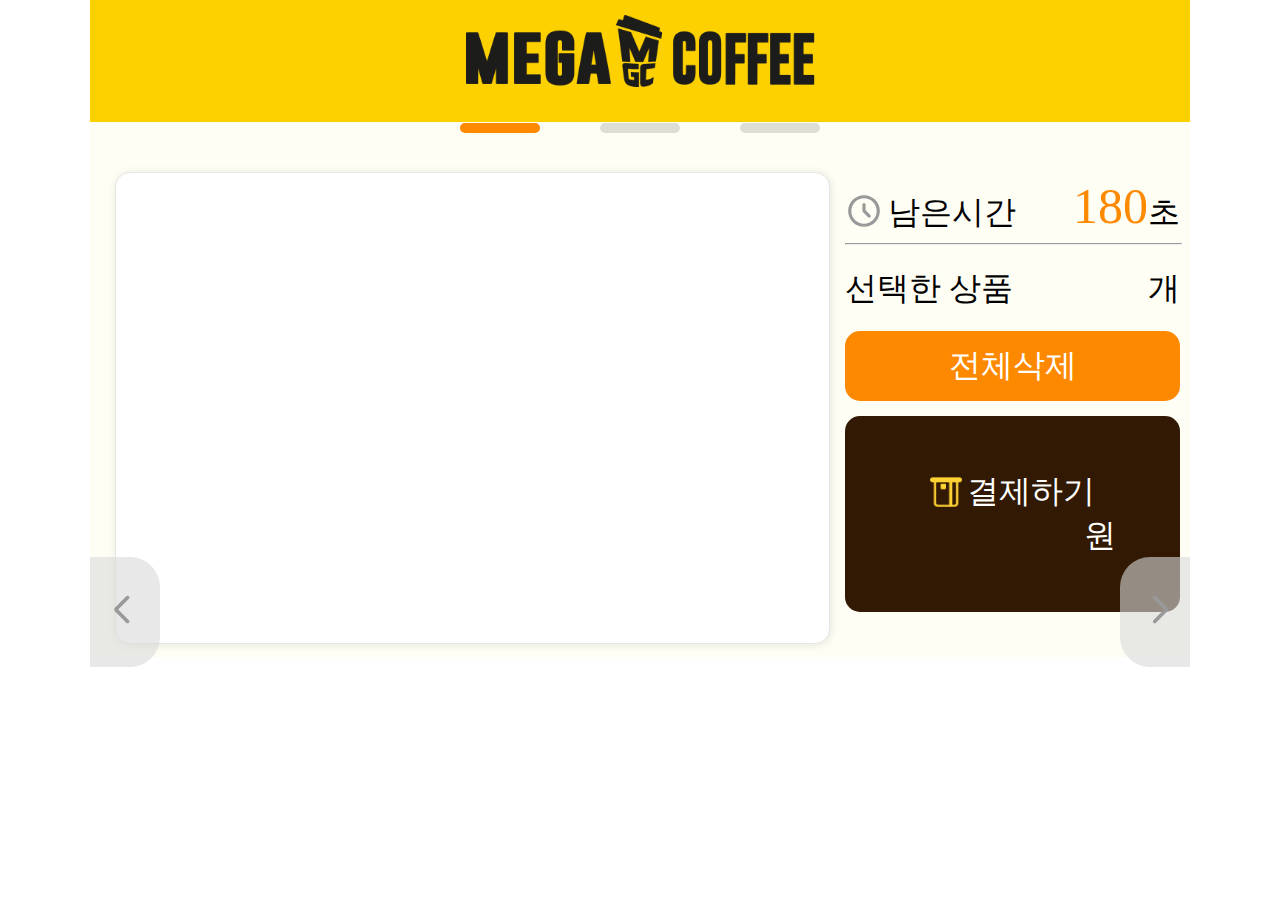
<file: pj/kiosk/index.html>
<!DOCTYPE html>
<html lang="ko">
  <head>
    <meta charset="UTF-8" />
    <meta name="viewport" content="width=device-width, initial-scale=1.0" />
    <title>메가커피</title>
    <link rel="stylesheet" href="./styles/common.css" />
    <link rel="stylesheet" href="./styles/main.css" />
    <link rel="preconnect" href="https://fonts.googleapis.com">
<link rel="preconnect" href="https://fonts.gstatic.com" crossorigin>
<link href="https://fonts.googleapis.com/css2?family=Nanum+Gothic:wght@400;700;800&display=swap" rel="stylesheet">
    <script
      src="https://code.jquery.com/jquery-3.7.1.min.js"
      integrity="sha256-/JqT3SQfawRcv/BIHPThkBvs0OEvtFFmqPF/lYI/Cxo="
      crossorigin="anonymous"
    ></script>
    <script src="./js/menu.js"></script>
    <script src="./js/layout.js"></script>
    <script src="./js/order.js"></script>
    <script src="./js/pagination.js"></script>
  </head>

  <body>
    <div id="container">
      <div class="header">
        <div class="gnb">
          <h1><img src="./imgs/logo.png" alt="megacoffee" /></h1>
        </div>
        <ul class="tab-nav"></ul>
      </div>
      <div class="cont-wrap"></div>
      <div class="mega_modal">
          <div class="modal">
            <div class="mega_logo"><img src="./imgs/logo2.png" alt="" /></div>
            <div class="mega_form">
              <div class="modal_cont">
                <span>같은 메뉴가 이미 담겨 있습니다.</span>
              </div>
              <a href="#" class="confirm">확인</a>
            </div>
          </div>
    </div>
    <div class="backcolor">
        <section class="section-color"></section>
    </div>
    <div class="pagination-container">
        <div class="prev-btn-wrap">
          <button type="button" class="prev-button prev-next-btn">
            <img src="./imgs/icon/back.svg" alt="">
          </button>
        </div>
        <div class="next-btn-wrap">
          <button type="button" class="next-button prev-next-btn">
            <img src="./imgs/icon/next.svg" alt="">
          </button>
      </div>
    </div>
    <div>
      <ul class="page-numbers">
        <li class="page-circle btn-active"></li>
        <li class="page-circle"></li>
        <li class="page-circle"></li>
      </ul>
    </div>
    <div class="order-area">
      <div class="main-menu"></div>
      <div class="main-right">
        <div class="right-top">
          <div class="remaining-time">
            <p><img src="./imgs/icon/time.svg" alt="timer" >남은시간</p>
            <p><span class="timer">180</span>초</p></div>
          <hr> 
          <div class="total-quantity"><p>선택한 상품</p><p><span class="quantity"></span>개</p></div>
          
        </div> <!-- right-top -->
        <div class="btn-clear">
          <a href="#">
            <p>전체삭제</p>
          </a></div> <!-- btn-clear -->
        <div class="btn-payment">
          <a href="#">
              <div class="payment">
                <img src="./imgs/payment.png" alt="payment">
                <span class="payment-text">결제하기</span>
              </div>
              <div class="text-container">
                  <span class="total-amount"></span><p>원</p>
              </div>
          </a>
      </div>
    </div> <!-- order-area -->
    <div class="timeout_modal">
      <div class="modal">
        <div class="mega_logo">
          <img src="./imgs/logo2.png" alt="" />
        </div>
        <div class="mega_form">
          <div class="modal_content">
            <span>주문시간이 만료되었습니다.</span>
            <a href="#" class="confirm">확인</a>
          </div>
        </div>
      </div>
    </div>
  </body>
</html>
</file>
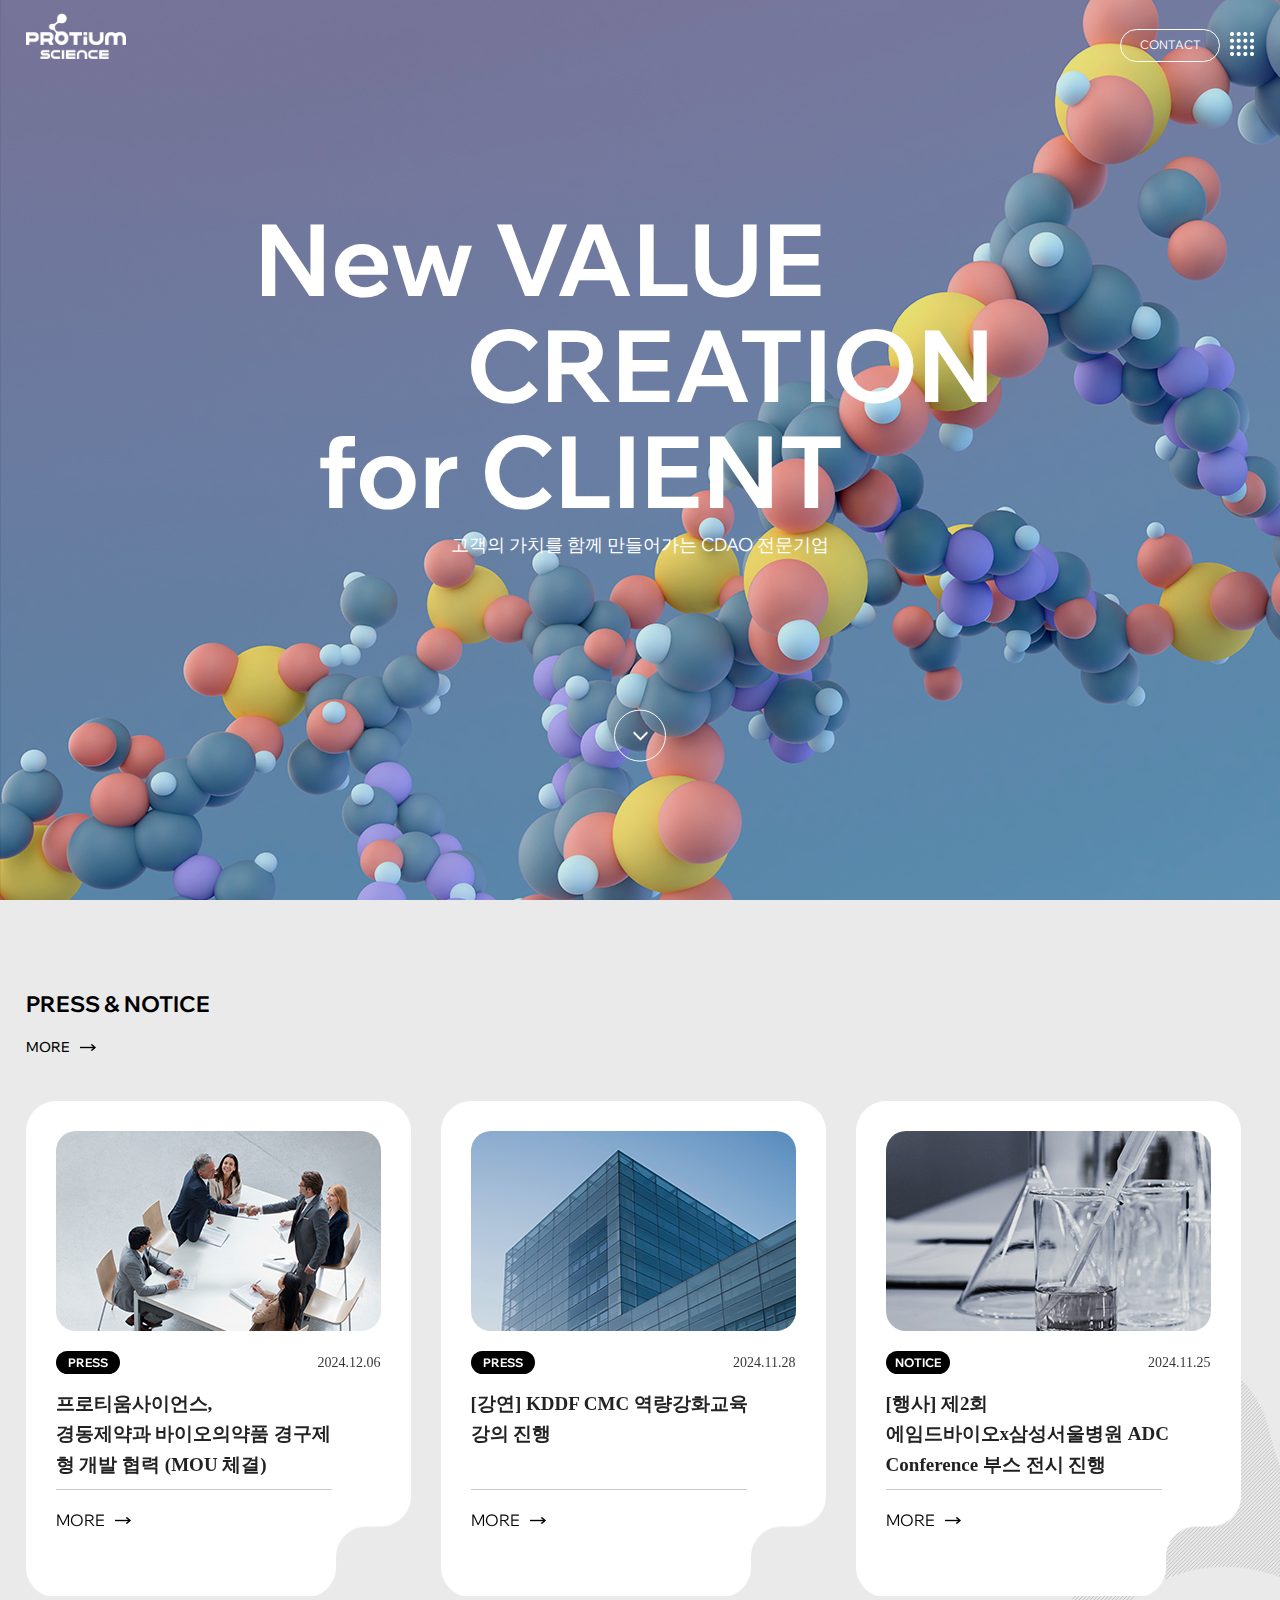
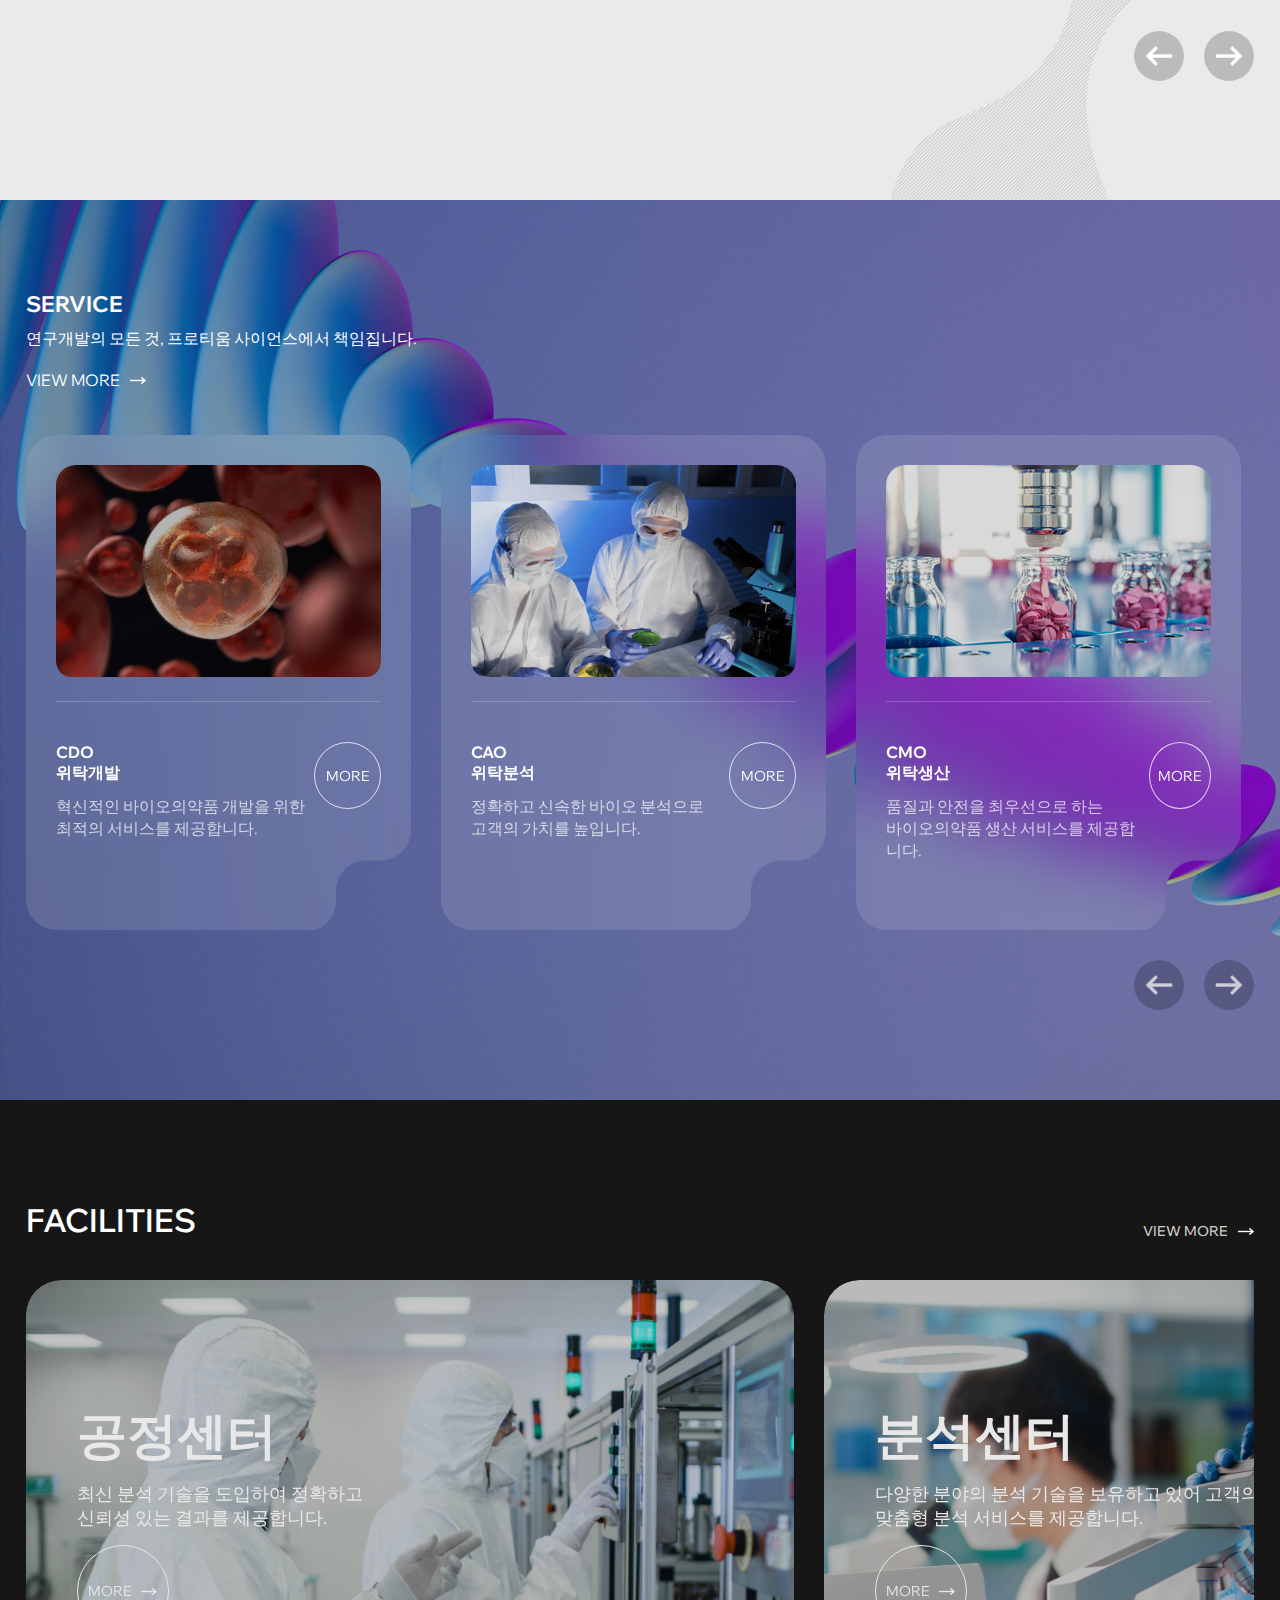
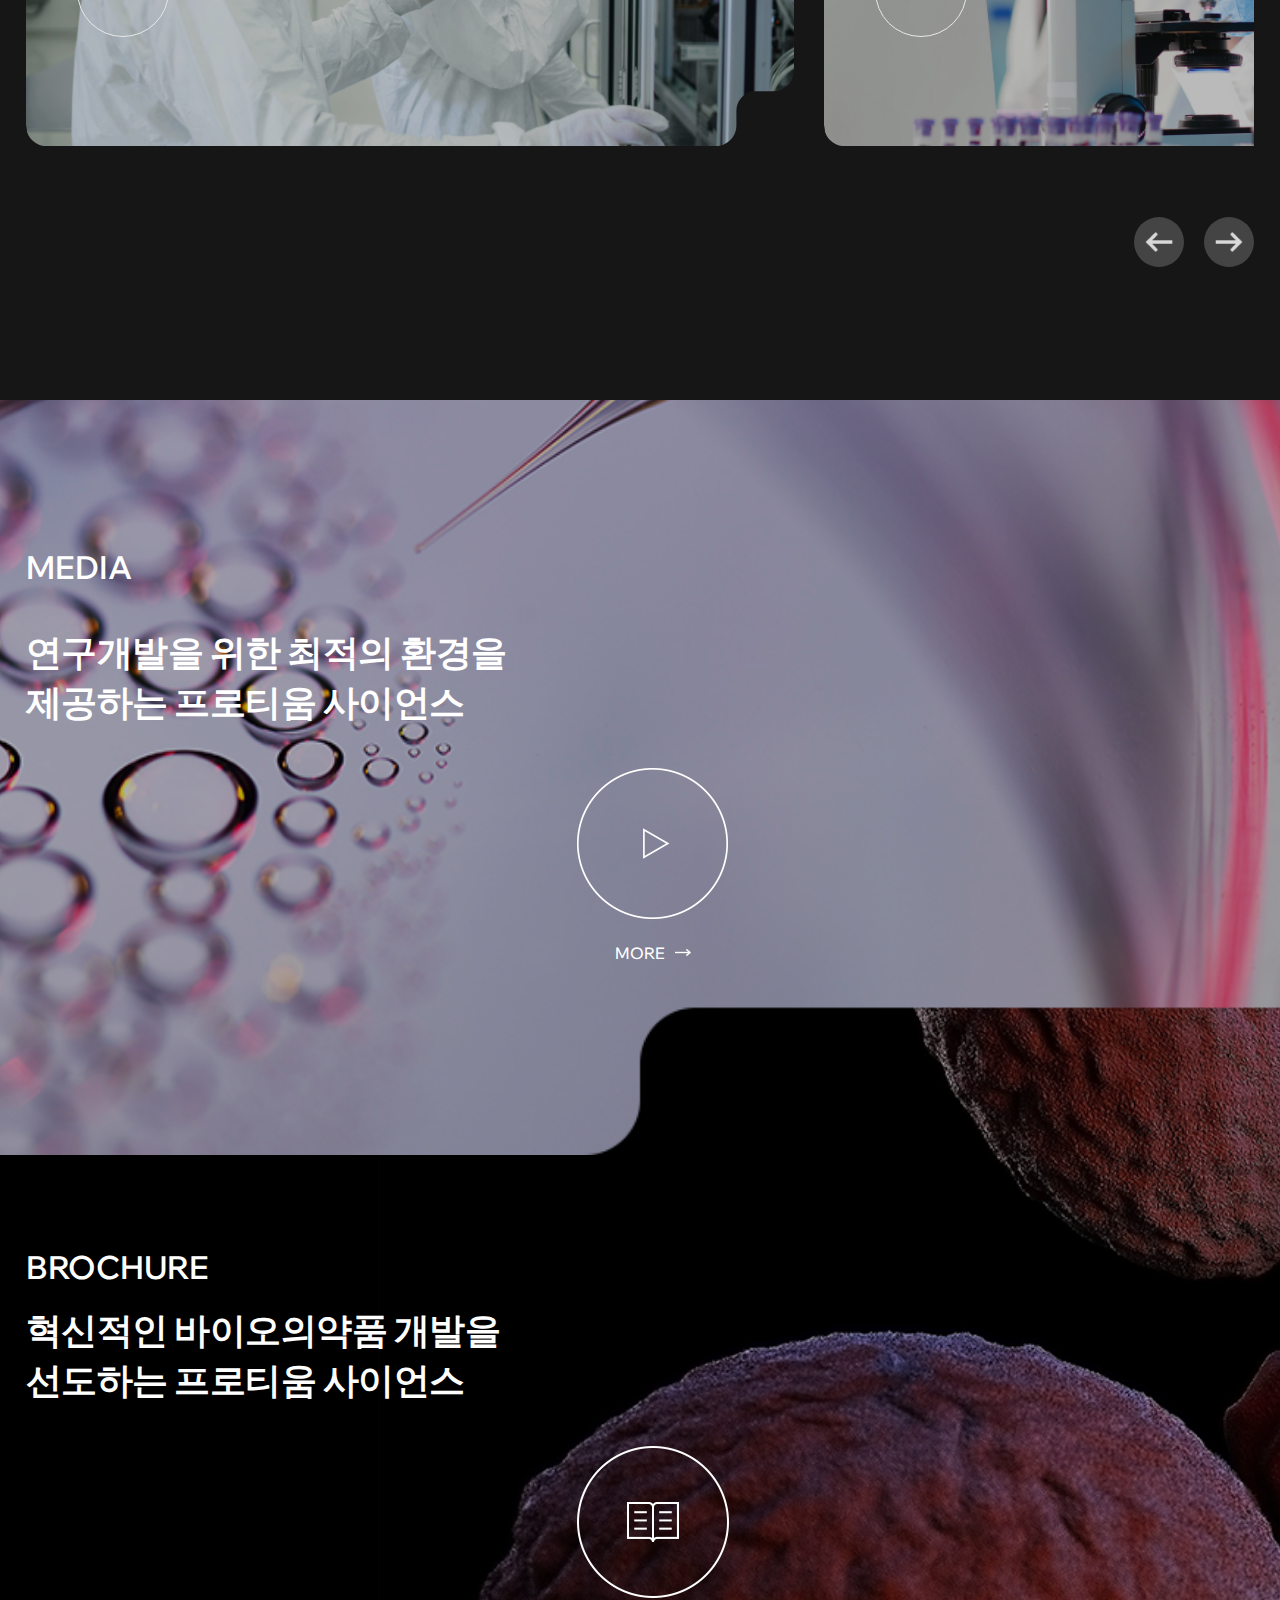
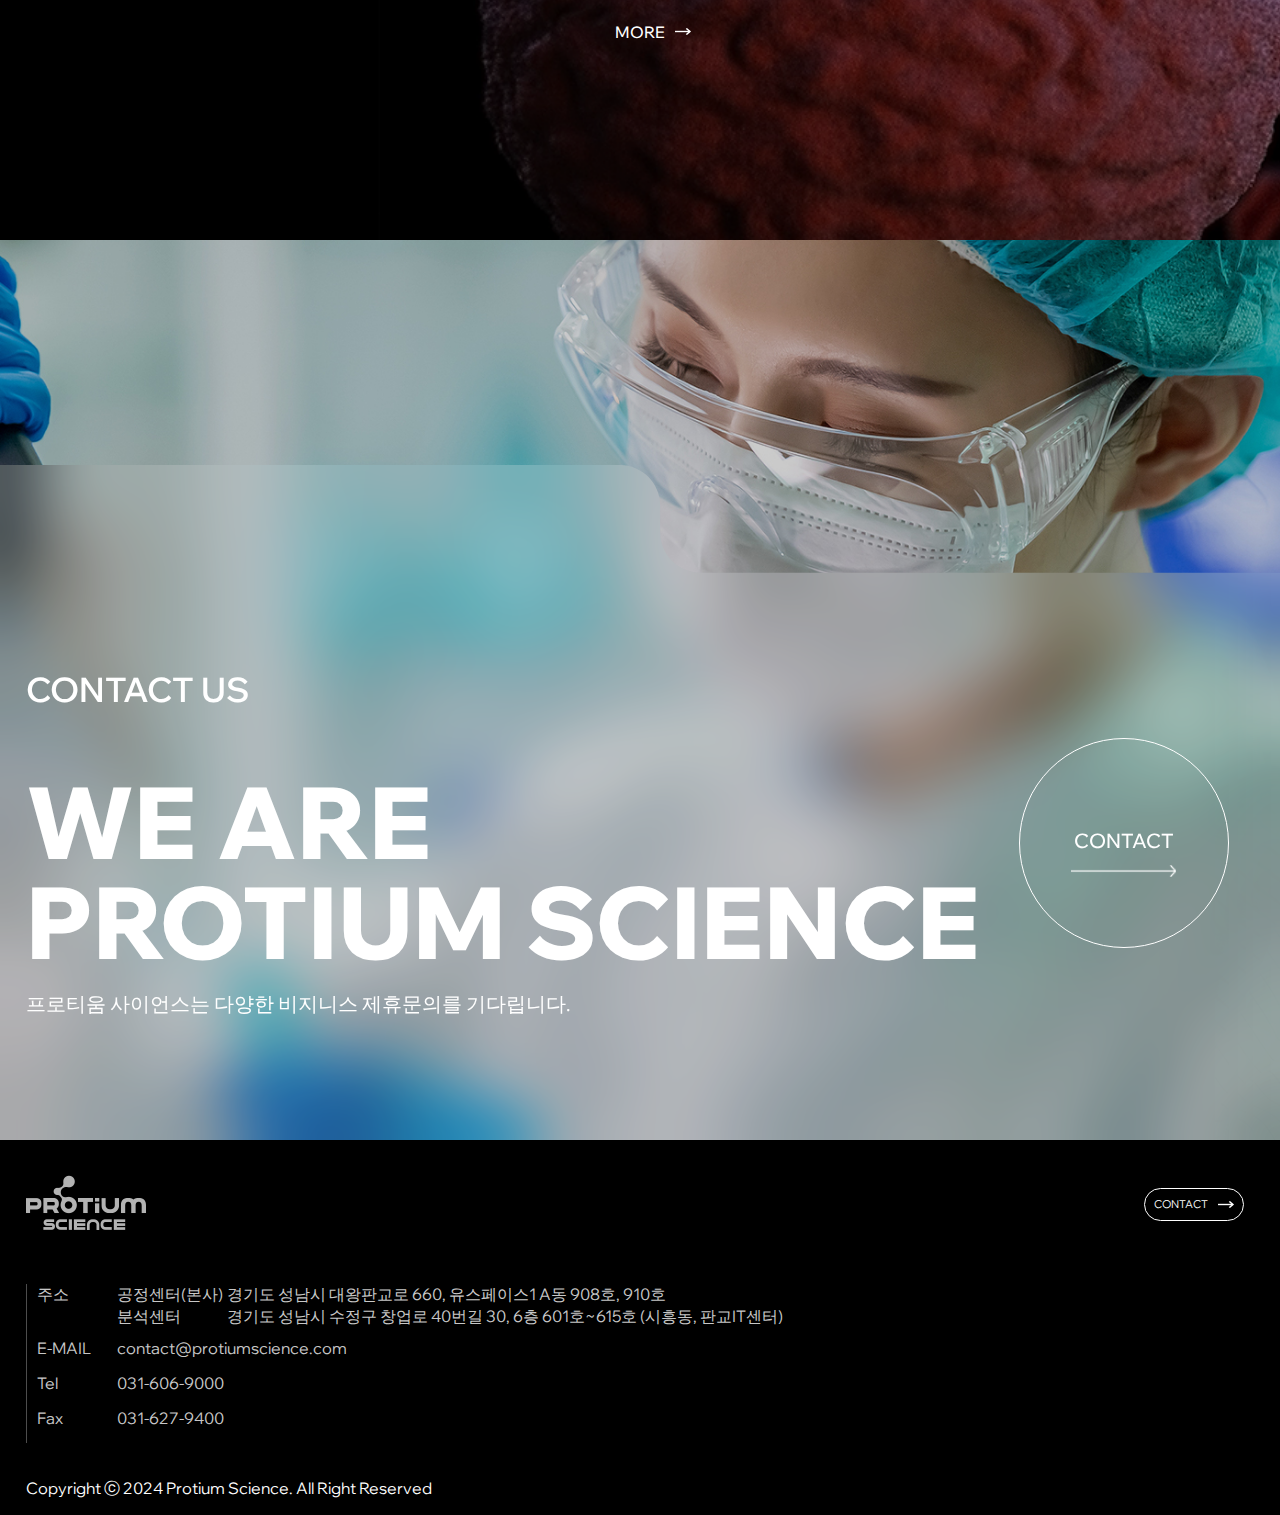
<file: pj/protium/index.html>
<!DOCTYPE html>
<html lang="ko">
<head>
    <meta charset="UTF-8">
    <meta name="viewport" content="width=device-width, initial-scale=1.0">
    <title>프로티움사이언스 CDAMO</title>
    <!-- 파비콘 -->
    <link rel="shortcut icon" href="./imgs/favicon/favicon.ico">
    <link rel="apple-touch-icon" sizes="57x57" href="./imgs/favicon/apple-icon-57x57.png">
    <link rel="apple-touch-icon" sizes="60x60" href="./imgs/favicon/apple-icon-60x60.png">
    <link rel="apple-touch-icon" sizes="72x72" href="./imgs/favicon/apple-icon-72x72.png">
    <link rel="apple-touch-icon" sizes="76x76" href="./imgs/favicon/apple-icon-76x76.png">
    <link rel="apple-touch-icon" sizes="114x114" href="./imgs/favicon/apple-icon-114x114.png">
    <link rel="apple-touch-icon" sizes="120x120" href="./imgs/favicon/apple-icon-120x120.png">
    <link rel="apple-touch-icon" sizes="144x144" href="./imgs/favicon/apple-icon-144x144.png">
    <link rel="apple-touch-icon" sizes="152x152" href="./imgs/favicon/apple-icon-152x152.png">
    <link rel="apple-touch-icon" sizes="180x180" href="./imgs/favicon/apple-icon-180x180.png">
    <link rel="icon" type="image/png" sizes="192x192" href="./imgs/favicon/android-icon-192x192.png">
    <link rel="icon" type="image/png" sizes="32x32" href="./imgs/favicon/favicon-32x32.png">
    <link rel="icon" type="image/png" sizes="96x96" href="./imgs/favicon/favicon-96x96.png">
    <link rel="icon" type="image/png" sizes="16x16" href="./imgs/favicon/favicon-16x16.png">
    <link rel="manifest" href="./imgs/favicon/manifest.json">
    <meta name="msapplication-TileColor" content="#ffffff">
    <meta name="msapplication-TileImage" content="/ms-icon-144x144.png">
    <meta name="theme-color" content="#ffffff">
    <!-- style -->
    <link rel="stylesheet" href="./css/common.css"><!-- header, footer -->
    <link rel="stylesheet" href="./css/style.css"><!-- container -->
</head>
<body>
    <header id="header">
        <h1 class="logo">
            <img src="./imgs/logo1.png" alt="프로티움사이언스 CDAMO" class="logo-change">
        </h1>
        <div class="right-box">
            <div class="language">
                <ul>
                    <li class="on">
                        <a href="#" alt="한글">KOR</a>
                    </li>
                    <li>
                        <a href="#" alt="영문">ENG</a>
                    </li>
                </ul>
            </div>
            <a href="#" class="cbtn">
                <div class="bg">
                </div>
                <p class="contact">CONTACT</p>
            </a>
            <a href="#" class="gnb_all_menu"><img src="./imgs/menu.png" alt="주요메뉴" /></a>
            <div class="gnb-area">
                <div class="gnb-wrap">
                    <ul class="gnb-nav">
                        <li class="depth1 on">
                            <a href="">About us</a>
                            <div class="dept2-wrap">
                                <ul class="gnb-depth2">
                                    <li>CDAMO</li>
                                    <li>History</li>
                                    <li>Leadership</li>
                                    <li>Certification</li>
                                    <li>Locations</li>
                                </ul>
                            </div>
                        </li>
                        <li class="depth1">
                            <a href="">One-stop CDAMO</a>
                            <div class="dept2-wrap">
                                <ul class="gnb-depth2">
                                    <li>개요</li>
                                    <li>Strategic Partnership</li>
                                </ul>
                            </div>
                        </li>
                        <li class="depth1">
                            <a href="">Services</a>
                            <div class="dept2-wrap">
                                <ul class="gnb-depth2">
                                    <li>CDO(위탁개발)</li>
                                    <li>CAO(위탁분석)</li>
                                    <li>CMO(위탁생산)</li>
                                    <li>ADC</li>
                                    <li>Quality Assurance</li>
                                </ul>
                            </div>
                        </li>
                        <li class="depth1">
                            <a href="">Facilities</a>
                            <div class="dept2-wrap">
                                <ul class="gnb-depth2">
                                    <li>분석센터</li>
                                    <li>공정센터</li>
                                </ul>
                            </div>
                        </li>
                        <li class="depth1">
                            <a href="">People</a>
                            <div class="dept2-wrap">
                                <ul class="gnb-depth2">
                                    <li>Discover Life @ Protium</li>
                                    <li>Join Our Team</li>
                                </ul>
                            </div>
                        </li>
                        <li class="depth1">
                            <a href="">News & Media</a>
                            <div class="dept2-wrap">
                                <ul class="gnb-depth2">
                                    <li>IR 자료</li>
                                    <li>Library</li>
                                    <li>보도자료</li>
                                    <li>공지사항</li>
                                </ul>
                            </div>
                        </li>
                        <li class="depth1">
                            <a href="">Inquiry</a>
                            <div class="dept2-wrap">
                                <ul class="gnb-depth2">
                                    <li>Contact</li>
                                </ul>
                            </div>
                        </li>
                    </ul>
                </div>
            </div>
        </div>
    </header>
    <div class="headbg"></div>
    <div id="container">
        <section id="sec1">
            <h1 class="titlewrap">
                <div>
                    <h3>New VALUE</h3>
                </div>
                <div>
                    <h3>CREATION</h3>
                </div>
                <div>
                    <h3>for CLIENT</h3>
                </div>
                <div>
                    <p>고객의 가치를 함께 만들어가는 CDAO 전문기업</p>
                </div>
            </h1>
            <div class="main_visual">
                <img src="./imgs/section1/main_visual1.jpg" alt="메인화면">
            </div>
            <a href="#">
                <div class="btn-scroll">
                    <img src="./imgs/section1/scroll_visual.png" alt="scroll">
                </div>
            </a>
        </section>
        <section id="sec2">
            <div class="conwrap">
                <div class="titlearea">
                    <div>
                        <h3>PRESS & NOTICE</h3>
                    </div>
                    <div class="more_btn">
                        <span>MORE</span>
                        <i></i>
                    </div>
                </div>
                <div class="cardnews-horizontal">
                    <ul class="cardnews-wrap">
                        <li class="cardnews">
                            <div class="thumb"><img src="./imgs/section2/file1_1723609131g83p7vlj7e.png" alt="경동제약과 바이오의약품 경구제형 개발 협력 (MOU 체결)"></div>
                            <div class="info">
                                <div class="con">
                                    <div class="cate">PRESS</div>
                                    <div class="date">2024.12.06</div>
                                </div>
                                <div class="tit">프로티움사이언스,<br>경동제약과 바이오의약품 경구제형 개발 협력 (MOU 체결)</div>
                            </div>
                            <div class="more_btn">
                                <span>MORE</span>
                                <i></i>
                            </div>
                        </li>
                        <li class="cardnews2">
                            <div class="thumb"><img src="./imgs/section2/file1_172050406692z1d924xo.png" alt="KDDF CMC 역량강화교육">
                            </div>
                            <div class="info">
                                <div class="con">
                                    <div class="cate">PRESS</div>
                                    <div class="date">2024.11.28</div>
                                </div>
                                <div class="tit">[강연] KDDF CMC 역량강화교육<br>강의 진행</div>
                            </div>
                            <div class="more_btn">
                                <span>MORE</span>
                                <i></i>
                            </div>
                        </li>
                        <li class="cardnews3">
                            <div class="thumb"><img src="./imgs/section2/file1_1720504039slm1zbxhzh.png" alt="ADC Conference 부스 전시 진행">
                            </div>
                            <div class="info">
                                <div class="con">
                                    <div class="cate">NOTICE</div>
                                    <div class="date">2024.11.25</div>
                                </div>
                                <div class="tit">[행사] 제2회<br>에임드바이오x삼성서울병원 ADC Conference 부스 전시 진행</div>
                            </div>
                            <div class="more_btn">
                                <span>MORE</span>
                                <i></i>
                            </div>
                        </li>
                        <li class="cardnews4">
                            <div class="thumb"><img src="./imgs/section2/file1_1720504108fhutyk9iua.png" alt="Formulation Development 발표">
                            </div>
                            <div class="info">
                                <div class="con">
                                    <div class="cate">NOTICE</div>
                                    <div class="date">2024.10.29</div>
                                </div>
                                <div class="tit">[세미나] Consideration and Strategies for Formulation Development 발표</div>
                            </div>
                            <div class="more_btn">
                                <span>MORE</span>
                                <i></i>
                            </div>
                        </li>
                        <li class="cardnews5">
                            <div class="thumb"><img src="./imgs/section2/file1_1723609131g83p7vlj7e.png" alt="Formulation Development 발표"></div>
                            <div class="info">
                                <div class="con">
                                    <div class="cate">NOTICE</div>
                                    <div class="date">2024.10.22</div>
                                </div>
                                <div class="tit">[세미나] Consideration and Strategies for Formulation Development 발표 진행</div>
                            </div>
                            <div class="more_btn">
                                <span>MORE</span>
                                <i></i>
                            </div>
                        </li>
                        <li class="cardnews6">
                            <div class="thumb"><img src="./imgs/section2/file1_172050406692z1d924xo.png" alt="식품의약품안전처 GMP 심사관 교육">
                            </div>
                            <div class="info">
                                <div class="con">
                                    <div class="cate">PRESS</div>
                                    <div class="date">2024.09.27</div>
                                </div>
                                <div class="tit">식품의약품안전처 GMP<br>심사관 교육</div>
                            </div>
                            <div class="more_btn">
                                <span>MORE</span>
                                <i></i>
                            </div>
                        </li>
                        <li class="cardnews7">
                            <div class="thumb"><img src="./imgs/section2/file1_1720504039slm1zbxhzh.png" alt="KDRA 한국의약분석연구회 제17차 워크샵"></div>
                            <div class="info">
                                <div class="con">
                                    <div class="cate">PRESS</div>
                                    <div class="date">2024.09.26</div>
                                </div>
                                <div class="tit">KDRA 한국의약분석연구회 제17차 워크샵 참가 및 연사 발표</div>
                            </div>
                            <div class="more_btn">
                                <span>MORE</span>
                                <i></i>
                            </div>
                        </li>
                        <li class="cardnews8">
                            <div class="thumb"><img src="./imgs/section2/file1_1723609131g83p7vlj7e.png" alt="임상검체분석 협약체결">
                            </div>
                            <div class="info">
                                <div class="con">
                                    <div class="cate">PRESS</div>
                                    <div class="date">2024.08.13</div>
                                </div>
                                <div class="tit">프로티움사이언스,<br>SML메디트리와 임상 검체 분석 업무 협약(MOU)체결</div>
                            </div>
                            <div class="more_btn">
                                <span>MORE</span>
                                <i></i>
                            </div>
                        </li>
                        <li class="cardnews9">
                            <div class="thumb"><img src="./imgs/section2/file1_1720504108fhutyk9iua.png" alt="'TU7710' 유럽 임상시험 승인 지원">
                            </div>
                            <div class="info">
                                <div class="con">
                                    <div class="cate">PRESS</div>
                                    <div class="date">2024.07.19</div>
                                </div>
                                <div class="tit">프로티움사이언스,<BR>티움바이오 혈우병 신약후보 'TU7710' 유럽 임상시험 승인 지원</div>
                            </div>
                            <div class="more_btn">
                                <span>MORE</span>
                                <i></i>
                            </div>
                        </li>
                        <li class="cardnews10">
                            <div class="thumb"><img src="./imgs/section2/file1_1725424302odzakeaupc.png" alt="인터비즈 바이오 파트너링 & 투자포럼 2024 참석"></div>
                            <div class="info">
                                <div class="con">
                                    <div class="cate">PRESS</div>
                                    <div class="date">2024.07.04</div>
                                </div>
                                <div class="tit">인터비즈 바이오 파트너링 & 투자포럼 2024 참석 (7/3~7/5)</div>
                            </div>
                            <div class="more_btn">
                                <span>MORE</span>
                                <i></i>
                            </div>
                        </li>
                    </ul>
        
                </div>
                <div class="control">
                    <a href="#" class="btn-prev"><img src="./imgs/section2/arrow_left.png" alt="이전"></a>
                    <a href="#" class="btn-next"><img src="./imgs/section2/arrow_right.png" alt="다음"></a>
                </div>
            </div>
        </section>
        <section id="sec3">
            <div class="conwrap">
                <div class="titlearea">
                    <div>
                        <h3>SERVICE</h3>
                        <p>연구개발의 모든 것, 프로티움 사이언스에서 책임집니다.</p>
                    </div>
                    <div class="more_btn">
                        <span>VIEW MORE</span>
                        <i></i>
                    </div>
                </div>
                <div class="cardnews-horizontal">
                    <ul class="cardnews-wrap">
                        <li class="cardnews">
                            <div class="thumb"><img src="./imgs/section3/sec2_img1.png" alt="CDO 위탁개발"></div>
                            <div class="info">
                                <div>
                                    <h4 class="tit">
                                        CDO<br>위탁개발
                                    </h4>
                                    <p class="txt">
                                        혁신적인 바이오의약품 개발을 위한<br>최적의 서비스를 제공합니다.
                                    </p>
                                </div>
                                <div class="more_btn oval">
                                    <span>MORE</span>
                                    <i class="ovalarrow"></i>
                                </div>
                            </div>
                        </li>
                        <li class="cardnews2">
                            <div class="thumb"><img src="./imgs/section3/sec2_img2.png" alt="CMO 위탁개발"></div>
                            <div class="info">
                                <div>
                                    <h4 class="tit">
                                        CAO<br>위탁분석
                                    </h4>
                                    <p class="txt">
                                        정확하고 신속한 바이오 분석으로 <br>고객의 가치를 높입니다.
                                    </p>
                                </div>
                                <div class="more_btn oval">
                                    <span>MORE</span>
                                    <i class="ovalarrow"></i>
                                </div>
                            </div>
                        </li>
                        <li class="cardnews3">
                            <div class="thumb"><img src="./imgs/section3/sec2_img3.png" alt="CMO 위탁생산"></div>
                            <div class="info">
                                <div>
                                    <h4 class="tit">
                                        CMO<br>위탁생산
                                    </h4>
                                    <p class="txt">
                                        품질과 안전을 최우선으로 하는<br> 바이오의약품 생산 서비스를 제공합니다.
                                    </p>
                                </div>
                                <div class="more_btn oval">
                                    <span>MORE</span>
                                    <i class="ovalarrow"></i>
                                </div>
                            </div>
                        </li>
                    </ul>
                </div>
                <div class="control">
                    <a href="#" class="btn-prev"><img src="./imgs/section3/arrow_left.png" alt="이전"></a></a>
                    <a href="#" class="btn-next"><img src="./imgs/section3/arrow_right.png" alt="다음"></a>
                </div>
            </div>
        </section>
        <section id="sec4">
            <div class="conwrap">
                <div class="titlearea">
                    <div>
                        <h3>FACILITIES</h3>
                    </div>
                    <div class="more_btn">
                        <span>VIEW MORE</span>
                        <i></i>
                    </div>
                </div>
                <div class="cardnews-horizontal">
                    <ul class="cardnews-wrap">
                        <li class="cardnews1">
                            <div>
                                <h4 class="tit">공정센터</h4>
                                <p class="txt">최신 분석 기술을 도입하여 정확하고<br>신뢰성 있는 결과를 제공합니다.</p>
                                <div class="more_btn oval">
                                    <span>MORE</span>
                                    <i class="ovalarrow"></i>
                                </div>
                            </div>
                        </li>
                        <li class="cardnews2">
                            <div>
                                <h4 class="tit">분석센터</h4>
                                <p class="txt">다양한 분야의 분석 기술을 보유하고 있어 고객의 요구에 맞는<br> 맞춤형 분석 서비스를 제공합니다.</p>
                                <div class="more_btn oval">
                                    <span>MORE</span>
                                    <i class="ovalarrow"></i>
                                </div>
                            </div>
                        </li>
                    </ul>
                </div>
                <div class="control">
                    <a href="#" class="btn-prev wh"><img src="./imgs/section4/arrow_left.png" alt="이전"></a>
                    <a href="#" class="btn-next wh"><img src="./imgs/section4/arrow_right.png" alt="다음"></a>
                </div>
            </div>
        </section>
        <section id="sec5">
            <div class="media">
                <div class="background"></div>
                <div class="titlearea">
                    <div>
                        <h3 class="tit">MEDIA</h3>
                        <p class="txt">연구개발을 위한 최적의 환경을<br>제공하는 프로티움 사이언스</p>
                    </div>
                    <div class="btn-wrap">
                        <div class="play_btn">
                            <img src="./imgs/section5/playbtn.png" alt="재생아이콘">
                        </div>
                        <div class="more_btn">
                            <span>MORE</span>
                            <i></i>
                        </div>
                    </div>
                </div>
            </div>
            <div class="brochure">
                <div class="bg"></div>
                <div class="titlearea">
                    <div>
                        <h3 class="tit">BROCHURE</h3>
                        <p class="txt">혁신적인 바이오의약품 개발을<br>선도하는 프로티움 사이언스</p>
                    </div>
                    <div class="btn-wrap">
                        <div class="book_btn">
                            <img src="./imgs/section5/brochure_icon.png" alt="브로셔아이콘">
                        </div>
                        <div class="more_btn">
                            <span>MORE</span>
                            <i></i>
                        </div>
                    </div>
                </div>
            </div>
        </section>
        <section id="sec6">
            <div class="titlearea">
                <div>
                    <p>CONTACT US</p>
                    <h3>WE ARE<br class="pcbr">PROTIUM SCIENCE</h3>
                    <span>프로티움 사이언스는 다양한 비지니스 제휴문의를 기다립니다.</span>
                </div>
                <div class="btn_area">
                    <div class="contact">
                        <p>CONTACT</p>
                        <i class="arrow"></i>
                    </div>
                </div>
            </div>
        </section>
        <footer id="footer" alt="사이트 정보, 저작권 표시 등">
            <div class="foot_wrap">
                <div class="top">
                    <h1>
                        <img src="./imgs/logo1.png" alt="로고">
                    </h1>
                    <a href="#" class="cbtn">
                        <div class="bg"></div>
                        <div class="contact">
                            <p>CONTACT</p>
                            <i></i>
                        </div>
                    </a>
                </div>
                <div class="middle">
                    <div class="info">
                        <div>
                            <dl>
                                <dt>주소</dt>
                                <dd>
                                    <div class="adress">
                                        <p>공정센터(본사)</p>
                                        <span>경기도 성남시 대왕판교로 660, 유스페이스1 A동 908호, 910호</span>
                                    </div>
                                    <div class="adress">
                                        <p>분석센터</p>
                                        <span>경기도 성남시 수정구 창업로 40번길 30, 6층 601호~615호 (시흥동, 판교IT센터)</span>
                                    </div>
                                </dd>
                            </dl>
                            <dl>
                                <dt>E-MAIL</dt>
                                <dd>contact@protiumscience.com</dd>
                            </dl>
                        </div>
                        <div>
                            <dl>
                                <dt>Tel</dt>
                                <dl>031-606-9000</dl>
                            </dl>
                            <dl>
                                <dt>Fax</dt>
                                <dl>031-627-9400</dl>
                            </dl>
                        </div>
                    </div>
                </div>
                <div class="bottom">
                    <div class="copyright">Copyright ⓒ 2024 Protium Science. All Right Reserved</div>
                </div>
            </div>
        </footer>
    </div>
</body>
<script src="https://code.jquery.com/jquery-3.7.1.min.js"
    integrity="sha256-/JqT3SQfawRcv/BIHPThkBvs0OEvtFFmqPF/lYI/Cxo=" crossorigin="anonymous"></script>
<script src="./js/script.js"></script>
</html>
</file>
<file: pj/kiosk/styles/main.css>
/* body {
    font-family: "Nanum Gothic", sans-serif;
} */
.header{
    background-color: #fdd000;
    width: 1080px;
    padding: 0 10px ;
}
.cont-wrap ul> li> img{width: 20%; height: auto;}

.gnb {
    background-color: #fdd000;
    text-align: center;
    padding-bottom: 20px;
}

.gnb img {
    margin: auto;
    display: block;
    width: 349px;
    height: 72px;
    padding: 15px;
}

#container {
    position: relative;
    margin: auto;
    width: 1100px;
    background-color: rgb(255, 254, 245);
}

.cont-wrap ul {
    display: flex;
    flex-wrap: wrap;
    width: 100%;
    height: 850px; 
    row-gap: 30px;
    margin: 0 15px 0 15px;
    align-content: flex-start;
}

.page-numbers{
    position: absolute;
    display: flex;
    width: 100%;
    justify-content: center;
    margin-top: 490px;
    gap: 60px;
}

.cont-wrap ul li {
    margin: auto;
    width: calc(25% - 30px);
    box-sizing: border-box;
    text-align: center;
    border: 1px solid rgb(230, 230, 230);
    border-radius: 15px;
    box-shadow: 1px 1px 8px rgba(0, 0, 0, 0.1);
    background-color: white;
    cursor: pointer;
}

.cont-wrap ul li img {
    width: 100%;
    height: auto;
}

.cont-wrap .menutitle {
    font-size: 20px;
    padding-bottom: 8px;
    font-weight: 500;
}

.cont-wrap .price {
    font-size: 20px;
    font-weight: 800;
    padding-bottom: 16px;
    color: #ff7600;
}

.tab-nav {
font-size: 30px;
display: flex;
background-color: #fdd000;
margin-bottom: 35px;
}


.tab-nav li {
    display: flex;
    flex-grow: 1; 
    justify-content: center;
    align-items: center;
    cursor: pointer;
    }

    .active {
    background-color:rgb(255, 254, 245);
    border-radius: 35px 35px 0 0;
    padding: 10px 0 10px 0; 
    text-align: center;
    }


.tab-nav li a {
    color: rgb(49, 25, 3);
    font-weight: 600;
    display: block;
    width: 100%;
    text-align: center;
}

a{text-decoration: none;}

/* 주문내역 */
.order-area {
    width: 1080px;
    background-color: rgb(255, 254, 245);
    height: 500px;
    margin: auto;
    display: flex;
}

.main-menu {
    width: 680px;
    height: 470px;
    background-color: white;
    border: 1px solid rgb(230, 230, 230);
    border-radius: 15px;
    box-shadow: 1px 1px 8px rgba(0, 0, 0, 0.1);
    margin: 15px;
    overflow: auto;
    overflow-x: hidden;
    padding: 0 20px;
}

.main-menu dl {
    display: flex;
    align-items: center;
    padding: 10px;
    justify-content: space-between;
    border-bottom: 1px solid rgba(199, 199, 199, 0.5);
}

.main-menu dt {
    color: #121212;
    font-weight: bold;
    width: 60%;
    white-space: nowrap;
    margin-left: 20px;
}

.main-menu dd {
    color: rgb(49, 25, 3);
    font-weight: 600;
    width: 40%;
    display: flex;
}

.main-menu dd:last-child {
    margin-left: 100px;
}


.main-menu dd span {
    width: 50px;
    align-content: center;
    text-align: center;
}

/* 수량 추가,빼기,삭제 버튼 */
.btn-add,
.btn-sub {
    width: 30px;
    height: 30px;
    border-radius: 50%; 
    border: none;
    background-color: rgb(49, 25, 3);   
    display: flex; 
    justify-content: center; 
    align-items: center;
}

.btn-delete {
    width: 30px;
    height: 30px;
    border-radius: 50%; 
    border: none;
    background-color: rgb(161, 161, 161);
    display: flex; 
    justify-content: center; 
    align-items: center;
}



.icon-add, .icon-remove, .icon-delete {
    width: 24px;
    height: auto;
    align-items: center;
}
.icon-delete {
    width: 22px;
    height: auto;
    align-items: center;
}



.main-right {
    display: flex;
    align-items: center;
    flex-direction: column;
}

.right-top {
    justify-content: space-between;
    align-items: center;
    margin-top: 20px;
    width: 335px;
}

/* 남은시간 */
.remaining-time {
    display: flex;
    font-size: 32px;
    justify-content: space-between;
    align-items : baseline; 
}


.remaining-time img {
    width: 38px;
    height: auto;
    margin-right: 5px;
    vertical-align: sub; 
}


.timer {
    color: #fd8900;
    font-size: 50px;
        
}


/* 전체삭제 */
.btn-clear {
    width: 335px;
    height: 70px;
    background-color: #fd8900;
    border-radius: 15px;
    display: flex;
    align-items: center;
    justify-content: center;
    color: white;
    font-size: 32px;
}

.btn-clear a {
    text-decoration: none;
    color: white;
}

/* 선택한 상품 */
.total-quantity {
    display: flex;
    font-size: 32px;
    justify-content: space-between;
    padding-bottom: 20px;
    align-items : baseline; 
}

.total-quantity .quantity {
    color: #fd8900;
    font-size: 50px;
    align-items: center;
}

/* 수평선 */
hr {
    width: 335px;
}

/* 결제하기 */
.btn-payment {
    display: flex;
    flex-direction: column; 
    align-items: center; 
    justify-content: center;
    width: 335px;
    height: 196px;
    border-radius: 15px;
    font-size: 32px;
    background-color: rgb(49, 25, 3);
    margin: 15px auto;
}

.btn-payment img{
    width: 32px;
    height: auto;
    margin-right: 5px;
}

.btn-payment a {
    color: white;
    text-decoration: none;
    display: flex;
    width: 100%;
    height: 100%;
    flex-direction: column;
    align-items: center; 
    justify-content: center;
    
}

.payment {
    display: flex;
    align-items: center;
}


.text-container {
    display: flex;
    align-items: baseline;
    text-align: right;
}

.btn-payment .total-amount {
    color: #fd8900;
    font-weight: bold;
    font-size: 43px;
    width: 170px;
    margin-right: 5px;
}



/* 팝업창 */
.mega_modal {
    position: fixed;
    top: 0;
    left: 0;
    bottom: 0;
    right: 0;
    display: none;
    justify-content: center;
    align-items: center;
    z-index: 10;
    background: rgba(0, 0, 0, 0.7);
}


.modal {
    position: fixed;
    display: block;
    margin: auto;
    width: 780px;
    height: 450px;
    background-color: #fff;
    border-radius: 30px;
    justify-content: center;
}

.mega_logo {
    position: relative;
}

.mega_logo img {
    position: absolute;
    width: 250px;
    top: 20px;
    left: 35px;
}

.mega_form {
    top: 170px;
    position: relative;
}

.modal_cont {
    display: flex;
    justify-content: center;
    align-items: center;
    margin-bottom: 80px;
}

.modal_cont span {
    font-size: 40px;
}

.confirm {
    display: flex;
    width: 270px;
    height: 70px;
    background-color: #fd8900;
    border-radius: 10px;
    justify-content: center;
    align-items: center;
    margin: auto;
    font-size: 30px;
    color: #fff;
}

.confirm:hover {
    text-decoration: none;
    color: #fff;
}


.hidden {
    display: none;
}

.pagination-container {
    margin-top: 16px;
    display: flex;
    justify-content: center;
    align-items: center;
    justify-content: space-between;
    gap: 8px;
}

.page-numbers {
    order: 2;
    justify-content: center;
    color: #fd8900;
    font-weight: bold;
}

.next-button{
    order: 3;
}

.prev-button{
    order: 1;
}

.prev-next-btn{
    background-color: rgba(217, 217, 217, 0.6);
    color: white;
    padding: 5px 20px;
    border-radius: 0 30px 30px 0;
    font-size: 20px;
    font-weight: bold;
    border: solid transparent;
    width: 70px;
    height: 110px;
}

.next-button.prev-next-btn{
    background-color: rgba(217, 217, 217, 0.6);
    color: white;
    padding: 5px 20px;
    border-radius: 30px 0 0 30px;
    font-size: 20px;
    font-weight: bold;
    border: solid transparent;
    width: 70px;
    height: 110px;
    align-items: center;
}

.prev-next-btn img{
    width: 35px;
}

.timeout_modal {
    display: none;
    position: fixed;
    z-index: 10;
    top: 0;
    left: 0;
    bottom: 0;
    right: 0;
    background-color: rgba(0, 0, 0, 0.7);
}

.timeout_modal .modal {
    position: absolute;
    top: 50%;
    left: 50%;
    transform: translate(-50%,-50%);
    width: 780px;
    height: 450px;
    background-color: white;
    border-radius: 30px;
}

.mega_form {
    top: 170px;
    position: relative;
}

.modal_content{
    justify-content: center;
    align-items: center;
    margin-bottom: 80px;
    display: grid;
}
.modal_content span{
font-size: 40px;
margin-bottom: 80px;
}


.wrap-btn{
    margin: auto;
    display: flex;
}

.prev-btn-wrap{
    display: flex;
    justify-content: flex-start;
}

.next-btn-wrap{
    display: flex;
    justify-content: flex-end;
}

.prev-next-btn{
    position: absolute;
    top: 557px;
}

.cont-wrap ul{
    margin: auto;
}

.page-numbers{
    position: absolute;
    display: flex;
    width: 100%;
    justify-content: center;
    gap: 60px;
    bottom: 524px;
}

.page-circle {
    width: 80px;
    background-color: rgba(91, 91, 91, 0.2);
    gap: 20px;
    border-radius: 5px;
}

.page-circle.btn-active {
    background-color: #fd8900;
    padding: 5px 0 5px 0;
}

.prev-wrap{
    position: absolute;
    display: flex;
}

.next-wrap{
    position: absolute;
    display: flex;
    width: 100%;
    justify-content: flex-end;
}

.btn-wrap{
    bottom: 300px;
}
</file>
<file: pj/protium/css/style.css>
@charset "utf-8";

body{max-width: 1920px;overflow-x: hidden;}

#container a .btn-scroll{
    display: flex;
    position: absolute;
    align-items: center;
    justify-content: center;
    top: 80%;
    width: 50px;
    height: 50px;
    border: 1px solid #fff;
    border-radius: 50%;
    left: 50%;
    transform: translate(-50%, -20%);
}
#container a .btn-scroll img{
    position: absolute;
    width: 15px;
}


/* sec2영역 */
#sec2{ width: 100%; background-image: url(../imgs/section2/sec5_bg.jpg);background-size: cover; overflow: hidden;height: 100vh;position: relative;}
#sec2 .conwrap{width: 100%;
padding: 90px 2vw 100px; box-sizing: border-box;margin: 0 auto;}
#sec2 .titlearea{ width: 100%; display: block;}
#sec2 .titlearea h3{font-size: 22px; font-weight: 700;}
#sec2 .titlearea .more_btn{margin-top: 20px;display: flex;align-items: center;position: relative;}
#sec2 .titlearea .more_btn span{font-size: 14px;font-weight: 500;}
#sec2 .more_btn>i{display: block; position: relative; z-index: 10;margin-left: 10px;width: 16px;height: 7px; background: url(../imgs/section2/more_bk.png)no-repeat center;}
.control{display: flex; justify-content: flex-end;margin-top: 5vh;}
.control .btn-next{display: flex; background-color: rgba(0, 0, 0, .2);width: 50px; height: 50px; border-radius: 50%; text-align: center;align-items: center; margin-top: -50px; justify-content: center;}
.control .btn-prev{display: flex; background-color: rgba(0, 0, 0, .2);width: 50px; height: 50px; border-radius: 50%; text-align: center;align-items: center; margin-top: -50px; justify-content: center;margin-right: 20px;}
#sec2 .control .btn-next img{width: 40px;}
#sec2 .control .btn-prev img{width: 40px;}

#sec2 .cardnews-horizontal{display: flex; white-space: nowrap; padding-bottom: 40px;margin-top: 5vh;overflow: hidden;}
#sec2 .cardnews-wrap{display: flex;position: relative;height: 100%;box-sizing: content-box;}
#sec2 .cardnews-wrap li{position: relative;width: 385px; height: 495px;background: transparent;box-sizing: border-box;padding: 30px;cursor: pointer;transition: all 0.4s ease;mask-image: url(../imgs/section2/sec2_news_slide.png);mask-size: 100%;mask-repeat: no-repeat;background: rgba(255, 255, 255, 1);}
#sec2 .cardnews-wrap li:hover{background: #746f74;transition: all 0.5s ease;}
#sec2 .cardnews-wrap li:hover .info .tit{color: #ffffff;}
#sec2 .cardnews-wrap li:hover .more_btn span{color: #ffffff;}
#sec2 .cardnews-wrap li:hover .more_btn i{background: url(../imgs/section2/more.png) no-repeat center;}
#sec2 .cardnews-wrap li:hover .info .date{color: #ffffff;}
#sec2 .cardnews-wrap li .thumb{max-width: 100%; height: 200px;border-radius: 20px;overflow: hidden;}
#sec2 .cardnews-wrap li .thumb img{width: 100%; height: 100%;object-fit: cover;position: relative;}
#sec2 .cardnews-wrap li .info{position: relative;box-sizing: border-box;padding-top: 20px;padding-bottom: 20px;}
#sec2 .cardnews-wrap li .info::before{position: absolute;content: '';background: rgba(0, 0, 0, .2);width: 85%;height: 1px;left: 0px; bottom: 20px;}
#sec2 .cardnews-wrap li .info .con{display: flex; align-items: center;justify-content: space-between;margin-bottom: 15px;}
#sec2 .cardnews-wrap li .info .cate{background: #000;width: 64px; height: 23px; border-radius: 13px; line-height: 23px;text-align: center; color: #fff; font-weight: 700;font-size: 12px;}
#sec2 .cardnews-wrap li .info .date{font-size: 14px; color: rgba(0, 0, 0, .8); font-family: "Noto Sans KR";}
#sec2 .cardnews-wrap li .info .tit{padding-right: 12%;font-family: "Noto Sans KR";color: #222;font-weight: 600;line-height: 1.6em;font-size: 19px;overflow: hidden;text-overflow: ellipsis; -webkit-line-clamp: 3;-webkit-box-orient: vertical;word-wrap: break-word;box-sizing: border-box;display: -webkit-box;height: 4.8em;margin-bottom: 10px;white-space: pre-wrap;}
#sec2 .cardnews-wrap li .more_btn{display: flex;align-items: center;position: relative;}

/* sec3영역 */
#sec3{ width: 100%; height: 100vh; background-image: url(../imgs/section3/sec2_bg.jpg);background-size: cover; color: #fff;overflow: hidden;position: relative;}
#sec3 .conwrap{width: 100%;
padding: 90px 2vw 100px; box-sizing: border-box;margin: 0 auto;}
#sec3 .titlearea h3{font-size: 22px; font-weight: 700;margin-bottom: 10px;}
#sec3 .titlearea .more_btn{margin-top: 20px;display: flex;align-items: center;position: relative;}
#sec3 .more_btn>i{display: block; position: relative; z-index: 10;margin-left: 10px;width: 16px;height: 7px; background: url(../imgs/section3/more.png)no-repeat center;}
#sec3 .cardnews-wrap{display: flex;position: relative;box-sizing: content-box;height: 100%;}
#sec3 .cardnews-horizontal{display: flex;padding-bottom: 35px;margin-top: 5vh;overflow: hidden;}
#sec3 .cardnews-wrap >li{position: relative;width: 385px;height: 495px;box-sizing: border-box;padding: 30px 30px 55px 30px;border-radius: 30px;background-size: 520px;cursor: pointer; mask-image: url(../imgs/section3/sec2_news_slide.png);mask-repeat: no-repeat;mask-size: 100%; background: rgba(255, 255, 255, .12); backdrop-filter: blur(30px);margin-right: 30px;}
#sec3 .cardnews-wrap >li .thumb{width: 100%;border-radius: 20px;overflow: hidden;margin-bottom: 20px;}
#sec3 .cardnews-wrap >li .thumb img{width: 100%; position: relative;}
#sec3 .cardnews-wrap >li .info{width: 100%; box-sizing: border-box;padding-top: 40px;border-top: 1px solid rgba(255, 255, 255, 0.2);display: flex;align-items: start;justify-content: space-between;position: relative;}
#sec3 .cardnews-wrap >li .info .tit{color: #fff; font-weight: bold;margin-bottom: 12px;z-index: 999;}
#sec3 .cardnews-wrap >li .info .txt{ color: rgba(255, 255, 255, 0.7);}
#sec3 .cardnews-wrap >li .oval{display: flex; width: 65px;height: 65px;border: 1px solid rgba(255, 255, 255, .8);align-items: center;justify-content: center;border-radius: 50%;font-size: 14px;}
#sec3 .control .btn-next img{width: 40px;opacity: 70%;}
#sec3 .control .btn-prev img{width: 40px;opacity: 70%;}

/* sec4영역 */
#sec4{width: 100%;height: 100vh;background-color: #161616;}
#sec4 .titlearea span{font-size: 14px;color: rgba(255, 255, 255, 0.8);font-weight: 500;}
#sec4 .titlearea .more_btn{display: flex;align-items: center;position: relative;}
#sec4 .more_btn>i{display: block; position: relative; z-index: 10;margin-left: 10px;width: 16px;height: 7px; background: url(../imgs/section4/more.png)no-repeat center;}
#sec4 .cardnews-horizontal{display: flex;padding-bottom: 35px;overflow: hidden;}
#sec4 .cardnews-wrap{display: flex;position: relative;box-sizing: content-box;height: 100%;}
#sec4 li{position: relative; width: 385px;box-sizing: border-box;opacity: 0.9;border-radius: 35px;cursor: pointer;}
#sec4 li>div{display: flex; color: #fff;height: 100%;justify-content: center;box-sizing: border-box;position: relative;flex-direction: column;z-index: 30; margin-left: 4vw;}
#sec4 .cardnews-wrap .tit{font-size: 24px;margin-bottom: 12px;font-weight: 700;}
#sec4 .cardnews-wrap .txt{font-size: 16px;font-weight: 300;margin-bottom: 15px;}
#sec4 li .oval{display: flex; width: 65px;height: 65px;border: 1px solid #fff;align-items: center;justify-content: center;border-radius: 50%;font-size: 14px;}
#sec4 .control{margin-top: 8vh;}
#sec4 .control .btn-next img{width: 40px;opacity: 80%;}
#sec4 .control .btn-prev img{width: 40px;opacity: 80%;}
.control .btn-next.wh{display: flex; background-color: rgba(255, 255, 255, 0.2);width: 50px; height: 50px; border-radius: 50%; text-align: center;align-items: center; margin-top: -50px; justify-content: center;}
.control .btn-prev.wh{display: flex; background-color: rgba(255, 255, 255, .2);width: 50px; height: 50px; border-radius: 50%; text-align: center;align-items: center; margin-top: -50px; justify-content: center;margin-right: 20px;}

/* sec5 */
#sec5{background: url(../imgs/section5/sec4_bg2.png)no-repeat center;background-size: cover;position: relative;}

/* sec6 */
#sec6{width: 100%;height: 100vh; position: relative; background: url(../imgs/section6/sec6_bg.jpg)no-repeat center right 35%;background-size: cover;}
#sec6 .titlearea>div{z-index: 2;}
#sec6 .titlearea h3{color: #fff;font-weight: 800;line-height: 1;box-sizing: border-box;}
#sec6 .titlearea::before{position: absolute;content: ''; left: 0;width: 100%;mask-image: url(../imgs/section6/sec6_mobile_title.svg);mask-repeat: no-repeat;mask-size: 100%;mask-position: left bottom; background: rgba(255, 255, 255, .12); backdrop-filter: blur(30px);z-index: 1;}
#sec6 .btn_area .contact{position: relative;width: 90px;box-sizing: border-box;display: flex;flex-direction: column;z-index: 3;}
#sec6 .btn_area .contact p{display: block;position: relative;font-size: 16px;font-weight: 500;color: #fff;margin-top: 20px;}
#sec6 .btn_area .contact i.arrow{display: block;z-index: 3;margin-left: 0;background: url(../imgs/section6/contact_arr.png)no-repeat center;background-size: cover; width: 80px;height: 8px;}

/* footer Area */
#footer{background: #000;height: auto;position: relative;z-index: 30;}
#footer .foot_wrap{padding: 35px 2vw 15px 2vw;}
#footer .foot_wrap .info{display: flex; width: 100%;margin-top: 50px;flex-direction: column;}
#footer img{width: 100px;opacity: 70%;}

.foot_wrap .top{display: flex; align-items: center;justify-content: space-between;}
.foot_wrap .top .cbtn{position: relative; display: block; width: 100px; height: 33px; text-align: center;margin-right: 10px;}
.foot_wrap .top .cbtn> .bg{width: 100px; height: 33px; border-radius: 100px; border: 1px solid #fff; box-sizing: border-box; position: absolute; }
.foot_wrap .top .cbtn:hover{background-color: #e8440a;
transition: all 0.4s;border-radius: 100px;}
.foot_wrap .top .cbtn:hover .bg{border: 1px solid #e8440a;}
.foot_wrap .top p{font-size: 11px; color: #fff;  line-height: 33px;}
.foot_wrap .top .contact{display: flex; align-items: center; justify-content: center;}
.foot_wrap .top .cbtn .contact > i{display: block; position: relative; z-index: 10;margin-left: 10px;width: 16px;height: 7px; background: url(../imgs/more.png)no-repeat center;}
.foot_wrap .middle{width: 100%; margin-bottom: 35px; color: rgba(255, 255, 255, 0.8);font-size: 13px;}
.foot_wrap .middle .info{flex-direction: column;}
.foot_wrap .middle .info > div{padding-left: 0;width: 100%;position: relative;box-sizing: border-box;padding-left: 11px;}
.foot_wrap .middle .info > div>dl{flex-direction: column;margin-bottom: 10px;}
.foot_wrap .middle .info > div>dl>dt{margin-bottom: 5px;width: 80px;}
.foot_wrap .middle .info > div>dl>dd{width: calc(100% - 80px);}
.foot_wrap .middle .info > div>dl>dd .adress{display: flex;}
.foot_wrap .middle .info > div>dl>dd> .adress> p{width: 110px;}
.foot_wrap .middle .info > div>dl>dd> .adress> span{width: calc(100% - 110px);}
.bottom .copyright{text-align: left;color: #fff;font-size: 13px;bottom: 20px;}

@media(max-width:800px){
    
    #header .logo img{margin-top: 13px; width: 100px;}
    #container .titlewrap h3{font-size: 13vw;}
    #container .titlewrap>div p{text-align: center;}
    #container .titlewrap>div{text-align: center;display: flex;justify-content: center;}
    #sec2 .cardnews-wrap li{margin-right: 30px;}
    #sec4 .conwrap{width: 100%;padding: 90px 2vw 100px;box-sizing: border-box;margin: 0 auto;}
    #sec4 .titlearea{width: 100%;display: flex;align-items: end;justify-content: space-between;margin-bottom: 50px;}
    #sec4 .titlearea h3{font-size: 22px;font-weight: 600;color: #fff;}
    #sec4 li{height: 496px;}
    #sec4 li:first-child{background: url(../imgs/section4/sec3_img1.jpg) no-repeat center left 40%;mask-image: url(../imgs/section4/sec2_news_slide.png); background-size: cover;mask-size: 100%;mask-repeat: no-repeat; margin-right: 30px;}
    #sec4 li:last-child{background: url(../imgs/section4/sec3_img2.jpg) no-repeat center left 65%;mask-image: url(../imgs/section4/sec2_news_slide.png); background-size: cover;mask-size: 100%;mask-repeat: no-repeat; margin-right: 30px;}
    #sec4 .more_btn>.ovalarrow{display: none;}
    #sec5{display: flex;flex-direction: column;justify-content: flex-end;min-height: 130vh;}
    #sec5 .media{height: 65vh;position: absolute;top: 0;left: 0;width: 100%;max-width: 801px;box-sizing: border-box;}
    #sec5 .media .background{background: url(../imgs/section5/sec4_img1_mobile.png)no-repeat center / cover;position: absolute;top: 0;left: 0;width: 100%;height: 100%;}
    #sec5 .media .titlearea{position: relative;box-sizing: border-box;padding: calc(70px + 6%) 0 0 2vw;}
    #sec5 .media .titlearea .tit{font-size: 22px;font-weight: 600;color: #fff;margin-bottom: 18px;}
    #sec5 .media .titlearea .txt{font-size: 18px;color: #fff;font-weight: 600;line-height: 1.4;letter-spacing: -0.5px;box-sizing: border-box;margin-bottom: 18px;}
    #sec5 .media .titlearea .btn-wrap{display: flex;flex-direction: column;align-items: center;}
    #sec5 .media .titlearea .btn-wrap .play_btn img{width: 90px;height: 90px;}
    #sec5 .media .titlearea .btn-wrap .more_btn{margin-top: 20px;display: flex;align-items: center;position: relative;}
    #sec5 .media .titlearea .btn-wrap .more_btn>span{display: block;position: relative;color: #fff;font-weight: 500;}
    #sec5 .more_btn>i{display: block; position: relative; z-index: 10;margin-left: 10px;width: 16px;height: 7px; background: url(../imgs/section5/more.png)no-repeat center;width: 16px;height: 7px;}
    #sec5 .brochure{height: 65vh;position: relative;width: 100%;box-sizing: border-box;}
    #sec5 .brochure .titlearea{padding: calc(50px + 6%) 0 0 2vw;position: relative;box-sizing: border-box;}
    #sec5 .brochure .titlearea .tit{font-size: 22px;font-weight: 600;color: #fff;margin-bottom: 18px;}
    #sec5 .brochure .titlearea .txt{font-size: 18px;color: #fff;font-weight: 600;line-height: 1.4;letter-spacing: -0.5px;box-sizing: border-box;margin-bottom: 18px;}
    #sec5 .brochure .titlearea .btn-wrap{display: flex;flex-direction: column;align-items: center;}
    #sec5 .brochure .titlearea .btn-wrap .book_btn img{width: 90px;height: 90px;}
    #sec5 .brochure .titlearea .btn-wrap .more_btn{margin-top: 20px;display: flex;align-items: center;position: relative;}
    #sec5 .brochure .titlearea .btn-wrap .more_btn>span{display: block;position: relative;color: #fff;font-weight: 500;}
    #sec6 .titlearea::before{height: 100%;bottom: 0;}
    #sec6 .titlearea h3{font-size: 11vw;}
    #sec6 .titlearea{display: flex;position: absolute;left: 0; bottom: 0; width: 100%;height: 100%; padding: 0px 0px 22px 2vw;flex-direction:column; justify-content: flex-end;box-sizing: border-box;}
    #sec6 .titlearea p{font-size: 18px;color: #fff;font-weight: 500;margin-bottom: 20px;}
    #sec6 .titlearea span{font-size: 15px;font-weight: 300;color: #fff;margin-top: 15px;display: block;}
    #sec6 .titlearea .btn_area{margin-right: 10vw;bottom: 0;}

}
@media screen and (min-width: 800px) and (max-width: 1399px) {
    #container .titlewrap>div{
        text-align: center;
        margin-bottom: -20px;
    }
    #container .titlewrap>div h3{
        font-size: 100px;
    }
    #container .titlewrap>div p{
        font-size: 18px;
        transform: translateY(0px);
        text-align: center;
    }
    #container .titlewrap>div:first-child{
        transform: translateX(-100px);
    }
    #container .titlewrap>div:nth-child(2){
        transform: translateX(90px);
    }
    #container .titlewrap>div:nth-child(3){
        transform: translateX(-60px);
        margin-bottom: 0px;
    }
    #sec2 .cardnews-wrap li{margin-right: 30px;}
    #sec4 .titlearea h3{font-size: 32px;font-weight: 600;color: #fff;}
    #sec4 .titlearea{width: 100%;display: flex;align-items: end;justify-content: space-between;margin-bottom: 40px;}
    #sec4 .conwrap{width: 100%; padding: 100px 2vw 110px; box-sizing: border-box;margin: 0 auto;}
    #sec4 li:first-child{width: 768px; height: 480px;background: url(../imgs/section4/sec3_img1.jpg) no-repeat center left 40%;mask-image: url(../imgs/section4/sec3_slide_acitve.svg);background-size: cover;mask-size: 100%;mask-repeat: no-repeat;margin-right: 30px;}
    #sec4 li:last-child{width: 768px; height: 480px;background: url(../imgs/section4/sec3_img2.jpg) no-repeat center left 40%;mask-image: url(../imgs/section4/sec3_slide_acitve.svg);background-size: cover;mask-size: 100%;mask-repeat: no-repeat;margin-right: 30px;}
    #sec4 .cardnews-wrap .tit{font-size: 50px;}
    #sec4 .cardnews-wrap .txt{font-size: 18px;}
    #sec4 li .oval{width: 90px;height: 90px;}
    #sec4 li .oval:hover{border: 1px solid rgba(232, 68, 10, 0.6);background: rgba(232, 68, 10, 0.5);border-radius: 50%;transition: all 0.4s;}
    #sec5{min-height: 1440px;position: relative;background: url(../imgs/section5/sec4_bg2.png)no-repeat center / cover;display: flex;flex-direction: column;justify-content: flex-end;overflow: hidden;}
    #sec5 .media{height: 1160px;position: absolute;top: 0;left: 0;width: 100%;box-sizing: border-box;}
    #sec5 .media .background{background: url(../imgs/section5/sec4_img1_mobile.png)no-repeat center / cover;position: absolute;top: -405px;left: 0;width: 100%;height: 100%;}
    #sec5 .media .titlearea{position: relative;box-sizing: border-box;padding: calc(70px + 6%) 0 0 2vw;}
    #sec5 .media .titlearea .tit{font-size: 32px;font-weight: 600;color: #fff;margin-bottom: 40px;}
    #sec5 .media .titlearea .txt{font-size: 36px;color: #fff;font-weight: 600;line-height: 1.4;letter-spacing: -0.5px;box-sizing: border-box;margin-bottom: 40px;}
    #sec5 .media .titlearea .btn-wrap{display: flex;flex-direction: column;align-items: center;}
    #sec5 .media .titlearea .btn-wrap .play_btn img{max-width: 100%;}
    #sec5 .media .titlearea .btn-wrap .more_btn{margin-top: 20px;display: flex;align-items: center;position: relative;}
    #sec5 .media .titlearea .btn-wrap .more_btn>span{display: block;position: relative;color: #fff;font-weight: 500;}
    #sec5 .more_btn>i{display: block; position: relative; z-index: 10;margin-left: 10px;width: 16px;height: 7px; background: url(../imgs/section5/more.png)no-repeat center;width: 16px;height: 7px;}
    #sec5 .brochure{height: 720px;position: relative;width: 100%;box-sizing: border-box;}
    #sec5>div>.bg{top: -410px;position: absolute;left: 0;width: 100%;height: 100%;}
    #sec5 .brochure .titlearea{padding: calc(50px + 6%) 0 0 2vw;position: relative;box-sizing: border-box;}
    #sec5 .brochure .titlearea .tit{font-size: 32px;font-weight: 600;color: #fff;margin-bottom: 18px;}
    #sec5 .brochure .titlearea .txt{font-size: 36px;color: #fff;font-weight: 600;line-height: 1.4;letter-spacing: -0.5px;box-sizing: border-box;margin-bottom: 40px;}
    #sec5 .brochure .titlearea .btn-wrap{display: flex;flex-direction: column;align-items: center;}
    #sec5 .brochure .titlearea .btn-wrap .book_btn img{max-width: 100%;}
    #sec5 .brochure .titlearea .btn-wrap .more_btn{margin-top: 20px;display: flex;align-items: center;position: relative;}
    #sec5 .brochure .titlearea .btn-wrap .more_btn>span{display: block;position: relative;color: #fff;font-weight: 500;}
    #sec6 .titlearea{margin-right: 4vw;position: absolute;bottom: 0;left: 0;width: 100%;height: 675px;box-sizing: border-box;padding: 80px 0 0 2vw;display: flex;align-items: center;justify-content: space-between;max-width: 1920px;}
    #sec6 .titlearea::before{position: absolute;content: '';top: 0; left: 0;width: 100%;height: 100%; mask-image: url(../imgs/section6/sec6_title.svg);mask-repeat: no-repeat;mask-size: cover;mask-position: left bottom; background: rgba(255, 255, 255, .12); backdrop-filter: blur(30px);z-index: 1;}
    #sec6 .titlearea p{font-size: 34px;color: #fff; font-weight: 600; }
    #sec6 .titlearea h3{font-size: 100px; margin-top: 60px;}
    #sec6 .titlearea span{font-size: 20px; margin-top: 20px;font-weight: 300; color: #fff;display: block;}
    #sec6 .titlearea>div{position: relative;}
    #sec6 .titlearea .btn_area{margin-right: 4vw;bottom: 0;}
    #sec6 .titlearea .btn_area .contact:hover{border: 1px solid rgba(232, 68, 10, 0.8);background: rgba(232, 68, 10, 0.6);border-radius: 50%;transition: all 0.4s;}
    #sec6 .titlearea .btn_area .contact{position: relative;display: flex;flex-direction: column;justify-content: center;border: 1px solid #fff; box-sizing: border-box; transition: all 0.4s; border-radius: 50%;width: 210px;height: 210px;align-items: center;}
    #sec6 .titlearea .btn_area .contact p{font-size: 20px;font-weight: 500;display: block;}
    #sec6 .titlearea .btn_area .contact i.arrow{margin-left: 0;margin-top: 12px;width: 105px;height: 12px;display: block;}
    .foot_wrap .middle .info>div>dl{margin-bottom: 10px;display: flex;flex-direction: row;}
    .foot_wrap .middle .info div>dl>dt{font-size: 16px;}
    .foot_wrap .middle .info div>dl>dd{font-size: 16px;}
    .foot_wrap .middle .info div>dl>dl{font-size: 16px;}
    .bottom .copyright{font-size: 16px;}
    .foot_wrap .middle .info>div::before{position: absolute;content: '';background: rgba(255, 255, 255, 0.3);width: 1px;height: 100%;top: 0;left: 0;}
    #footer img{width: 120px;}
}
@media (min-width: 1400px) {
    .headbg::after {
        content: '';
        position: absolute;
        left: 0;
        bottom: 31%;
        width: 100%;
        height: 0.5px;
        background-color: rgba(0, 0, 0, 0.2);
    }
    #header:hover .right-box .cbtn{
    border: 1px solid #000 ;
    }
    #header:hover .right-box .cbtn p{
        color: #000000;
    }
    #container .titlewrap>div{
        text-align: center;
        margin-bottom: -40px;
    }
    #container .titlewrap>div h3{
        font-size: 140px;
    }
    #container .titlewrap>div p{
        font-size: 22px;
        transform: translateY(0px);
        text-align: center;
    }
    #container .titlewrap>div:first-child{
        transform: translateX(-180px);
    }
    #container .titlewrap>div:nth-child(2){
        transform: translateX(125px);
    }
    #container .titlewrap>div:nth-child(3){
        transform: translateX(-100px);
        margin-bottom: 0px;
    }
    #sec2 .titlearea{width: 100%;display: flex;align-items: end;justify-content: space-between;}
    #sec2 .titlearea h3{font-size: 36px; font-weight: 700;}
    #sec2 .conwrap{padding: 6% 95px 0;box-sizing: border-box;margin: 0 auto;width: 100%;}
    #sec3 .conwrap{padding: 4.5% 95px 0px;box-sizing: border-box;margin: 0 auto;width: 100%;}
    #sec2 .cardnews-wrap li{margin-right: 60px;}
    #sec2 .cardnews::before{
        content: "";
        position: absolute;
        top: 0;
        left: 0;
        width: 100%;
        height: 100%;
    }    
    #sec3 .titlearea{ width: 100%; display: flex;align-items: end;justify-content: space-between;}
    #sec3 .titlearea h3{font-size: 36px;font-weight: 600;}
    #sec3 .titlearea p{font-size: 18px;font-weight: 400;}
    #sec3 .cardnews-wrap >li{
        position: relative;
        width: 520px;
        height: 575px;
        margin-right: 78px;
        box-sizing: border-box;
        padding: 45px 45px 70px 45px;
        border-radius: 30px;
        background-size: 520px;
        cursor: pointer;
    }
    #sec3 .cardnews-horizontal{padding-bottom: 20px;}
    #sec3 .cardnews-wrap >li .info .tit{font-size: 34px;line-height: 1.35em;font-weight: bold;margin-bottom: 18px;}
    #sec3 .cardnews-wrap >li .info .txt{font-size: 18px;color: rgba(255, 255, 255, 0.8);line-height: 1.4em;}
    #sec3 .cardnews-wrap >li .oval{
        width: 90px;height: 90px;
    }
    #sec3 .cardnews-wrap>li .oval:hover{
        border: 1px solid rgba(232, 68, 10, 0.8);
        background-color: rgba(232, 68, 10, 0.8);
        transition: all 0.4s;}
    #sec3 .cardnews-wrap >li .info{padding-top: 20px;}
    #sec4 .cardnews-wrap{width: 100%;justify-content: space-between;}
    #sec4 .conwrap{width: 100%;padding: 6% 95px 20px; box-sizing: border-box;margin: 0 auto;}
    #sec4 .titlearea h3{font-size: 36px;font-weight: 600;color: #fff;}
    #sec4 .titlearea{display: flex;width: 100%;color: #fff;align-items: end;justify-content: space-between;margin-bottom: 40px;}
    #sec4 li:first-child{width: 56.5%; background: url(../imgs/section4/sec3_img1.jpg) no-repeat center left 40%;mask-image: url(../imgs/section4/sec3_slide_acitve.svg); background-size: cover;mask-repeat: no-repeat;margin-right: 30px; }
    #sec4 li:last-child{content: "";position: relative;top: 0;left: 0;width: 660px;height: 590px; background: rgba(255, 255, 255, 1); }
    #sec4 .cardnews-wrap .tit{font-size: 66px;font-weight: 700;margin-bottom: 20px;}
    #sec4 .cardnews-wrap .txt{font-size: 20px;font-weight: 300;margin-bottom: 30px;}
    #sec4 li .oval{width: 90px;height: 90px;}
    #sec4 li .oval:hover{border: 1px solid rgba(232, 68, 10, 0.8);background: rgba(232, 68, 10, 0.8);border-radius: 50%;transition: all 0.4s;}
    #sec4 .cardnews-wrap .cardnews2 .tit{color: #000;}
    #sec4 .cardnews-wrap .cardnews2 .txt{color: #000;}
    #sec4 .cardnews-wrap .cardnews2 .oval{color: #000;border: 1px solid #000;}
    #sec4 .cardnews-wrap .cardnews2 .oval:hover{color: #ffffff; border: 1px solid rgba(232, 68, 10, 0.8);background: rgba(232, 68, 10, 0.8);border-radius: 50%;transition: all 0.4s;}
    #sec4 .cardnews-wrap .cardnews2 .oval:hover>i{background: url(../imgs/section4/more.png) no-repeat center;}
    #sec4 .cardnews-wrap .cardnews2 .more_btn>i{background: url(../imgs/section4/more_bk.png) no-repeat center;}
    #sec4 .control{display: none;}

    /* sec5 */
    #sec5{height: 100vh;position: relative;background: url(../imgs/section5/sec4_bg2.png)no-repeat center / cover;display: flex;flex-shrink: 0;justify-content: flex-end;overflow: hidden;width: 100%;}
    #sec5 .media{height: 100%;position: absolute;top: 0;left: 0;max-width: 1000px;box-sizing: border-box;width: calc(50% + 264px);}
    #sec5 .media .background{background: url(../imgs/section5/sec4_img1.png)no-repeat center / cover;position: absolute;top: 0px;left: 0px;width: 100%;height: 100%;}
    #sec5 .media .titlearea{position: relative;box-sizing: border-box;padding: calc(6% + 100px) 0 0 85px;}
    #sec5 .media .titlearea .tit{font-size: 36px;font-weight: 600;color: #fff;margin-bottom: 70px;}
    #sec5 .media .titlearea .txt{font-size: 40px;color: #fff;font-weight: 600;line-height: 1.4;letter-spacing: -0.5px;margin-bottom: 110px;}
    #sec5 .media .titlearea .btn-wrap{display: flex;flex-direction: column;align-items: center;}
    #sec5 .media .titlearea .btn-wrap .play_btn img{max-width: 100%;}
    #sec5 .media .titlearea .btn-wrap .more_btn{margin-top: 32px;display: flex;align-items: center;position: relative;}
    #sec5 .media .titlearea .btn-wrap .more_btn>span{display: block;position: relative;color: #fff;font-weight: 500;}
    #sec5 .more_btn>i{display: block; position: relative; z-index: 10;margin-left: 10px;width: 16px;height: 7px; background: url(../imgs/section5/more.png)no-repeat center;width: 16px;height: 7px;}
    #sec5 .brochure{height: 100%;position: relative;width: calc(50% - 84px);box-sizing: border-box;}
    #sec5>div>.bg{top: 0px;position: absolute;left: 0px;width: 100%;height: 100%;}
    #sec5 .brochure .titlearea{padding: calc(100px + 6%) 0 0 85px;position: relative;box-sizing: border-box;}
    #sec5 .brochure .titlearea .tit{font-size: 36px;font-weight: 600;color: #fff;margin-bottom: 70px;}
    #sec5 .brochure .titlearea .txt{font-size: 40px;color: #fff;font-weight: 600;line-height: 1.4;letter-spacing: -0.5px;margin-bottom: 110px;}
    #sec5 .brochure .titlearea .btn-wrap{display: flex;flex-direction: column;align-items: center;}
    #sec5 .brochure .titlearea .btn-wrap .book_btn img{max-width: 100%;}
    #sec5 .brochure .titlearea .btn-wrap .more_btn{margin-top: 32px;display: flex;align-items: center;position: relative;}
    #sec5 .brochure .titlearea .btn-wrap .more_btn>span{display: block;position: relative;color: #fff;font-weight: 500;}

    /* sec6 */
    #sec6 .titlearea {width: 100%;height: 500px;position: absolute; padding: 80px 0 0 2vw;bottom: 0; left: 0;max-width: 1920px;box-sizing: border-box;display: flex;align-items: center;justify-content: space-between;}
    #sec6 .titlearea::before{position: absolute;content: ''; left: 0px;top: 0px; width: 100%;height: 100%;mask-image: url(../imgs/section6/sec6_title.svg);mask-repeat: no-repeat;mask-size: cover;mask-position: left top; background: rgba(255, 255, 255, .12); backdrop-filter: blur(30px);z-index: 1;bottom: 0px;}
    #sec6 .titlearea p{font-size: 34px; font-weight: 500;color: #fff;}
    #sec6 .titlearea h3{font-size: 100px; font-weight: 900; line-height: 1.0;margin-top: 60px;}
    #sec6 .titlearea span{display: block;position: absolute;top: 63%;transform: translate(88%, -50%); font-size: 20px; font-weight: 300;color: #fff;}
    #sec6 .titlearea .btn_area{margin-right: 4vw;bottom: 0;}
    #sec6 .titlearea .btn_area .contact{position: relative;display: flex;flex-direction: column;justify-content: center;border: 1px solid #fff; box-sizing: border-box; transition: all 0.4s; border-radius: 50%;width: 240px;height: 240px;align-items: center;}
    #sec6 .titlearea .btn_area .contact:hover{border: 1px solid rgba(232, 68, 10, 0.8);background: rgba(232, 68, 10, 0.6);border-radius: 50%;transition: all 0.4s;}
    #sec6 .titlearea .btn_area .contact p{font-size: 20px;font-weight: 500;position: relative;color: #fff;}
    #sec6 .titlearea .btn_area .contact span{display: block;color: rgba(255, 255, 255, 0.8);position: relative;font-size: 20px;font-weight: 500;}
    #sec6 .titlearea .btn_area .contact i.arrow{margin-left: 0;margin-top: 12px;width: 105px;height: 12px;}
    
    .foot_wrap .middle .info>div{margin-bottom: 0px;}
    .foot_wrap .middle .info>div:nth-child(2){height: fit-content;}
    .foot_wrap .middle .info>div>dl{margin-bottom: 10px;display: flex;flex-direction: row;}
    .foot_wrap .middle .info div>dl>dt{font-size: 16px;}
    .foot_wrap .middle .info div>dl>dd{font-size: 16px;}
    .foot_wrap .middle .info div>dl>dl{font-size: 16px;}
    .bottom .copyright{font-size: 16px;}
    .foot_wrap .middle .info>div::before{position: absolute;content: '';background: rgba(255, 255, 255, 0.3);width: 1px;height: 100%;top: 0;left: 0;}
    #footer img{width: 120px;}
    .foot_wrap .top{display: flex;}
    #footer .foot_wrap .info{display: flex;flex-direction: row;}
}
@media(min-width:1800px){
    #sec3 .control{display: none;}
}

@media(max-width:1400px){
    .language{display: none;}
    #header{height: 70px; padding: 0 2vw;z-index: 55;position: absolute;}
    #header .logo img{margin-top: 13px; width: 100px;}
    .right-box{margin-top: 22px;}
    .right-box .cbtn{font-size: 11px;line-height: 28px;margin-right: 10px;}.right-box .cbtn>.bg{top: -2px;}
    .right-box .cbtn>p{margin-top: 1px;}
    .headbg{display: none;}
    .gnb-area{z-index: 50;background-color: #f4f4f4;width: 100%;height: 100%;top: 70px;padding-top: 20px;}
    .gnb-depth2{margin-top: 10px;}
    .gnb-area .gnb-nav>li:hover{ background-color: #fcf0e6;}
    #sec3 .more_btn>.ovalarrow{display: none;}

}
@media screen and (min-width: 1400px) and (max-width: 1640px) {
    #header .logo{
        left: -2%;
        position: relative;
    }
    .right-box{margin-top: 0px;}
    .gnb-nav.pc {
        left: 19%;
        justify-content: center;
    }
    .gnb-nav.pc>.depth1 {
        margin: 0 1.2vw;
    }
    .gnb-nav.pc>.depth1:first-child{
        margin-left: 20px;
    }
    #sec3 .control{margin-top: 4.5vh;}
    #sec5 .media .background{left: -155px;}
    #sec6 .titlearea::before{bottom: 0px;mask-size: cover;mask-position: left bottom;}
}
@media screen and (max-width: 1880px) {
    .gnb-nav.pc>.depth1 {
        margin: 0 1.2vw;
    }
}
</file>
<file: pj/kiosk/styles/common.css>
/* reset style */
body,
div,
fieldset,
h1,
h2,
h3,
h4,
ul,
ol,
li,
dl,
dt,
dd,
p {
    padding: 0;
    margin: 0;
}


/* header Area */
ul,
ol,
li {
    list-style: none;
}

h1,
h2,
h3,
h4,
strong {
    font-weight: normal;
}

address,
em {
    font-style: normal;
}

fieldset {
    border: 0 none;
}


button {
    cursor: pointer;
}




/* base style */
body {
    font-size: 16px;
}

h1,
h2,
h3,
h4 {
    font-size: 100%;
}

.hidden {
    width: 0;
    height: 0;
    line-height: 0;
    font-size: 0;
    text-indent: -9999px;
}
</file>
<file: pj/protium/css/common.css>
@charset "utf-8";
@import url('https://fonts.googleapis.com/css2?family=Wix+Madefor+Display:wght@400..800&display=swap');

/* reset style */
body, div, fieldset, h1, h2, h3, h4, ul, ol, li, dl, dt, dd, p{
    padding: 0;
    margin: 0;
    font-family: "Wix Madefor Display", "Noto Sans KR", "돋움", dotum, sans-serif;
    text-decoration: none;
}

ul, ol, li{
    list-style: none;
}

/* h1, h2, h3, h4, strong{
    font-weight: normal;
} */

address, em{
    font-style: normal;
}

fieldset{
    border: 0 none;
}

a{
    text-decoration: none;
    color: #666; /*  */
}

a:hover{
    text-decoration: none;
    color: #666; /*  */
}

button{
    cursor: pointer;
}

/* base style */
body{
    font-size: 16px; /*  */
}

h1, h2, h3, h4{
    font-size: 100%;
}

/* header */
#header{
    width: 100%; height: 100px;
    display: flex;
    position: fixed;
    box-sizing: border-box;
    padding: 0 4vW;
    z-index: 1000;
}
#header .logo{
    width: 20%;
}
#header .logo img{
    margin-top: 15px; width: 130px;
}
.right-box{display: flex; margin-left: auto; align-items: center;margin-top: 8px;}
.right-box .language{margin-right: 30px;}
.right-box > .language ul{display: flex; align-items: center;    margin-top: -8px;}
.right-box > .language ul > li{position: relative; box-sizing: border-box;}
.right-box > .language ul > li:first-child{padding-right: 6px;}
.right-box > .language ul > li:first-child::before{
    position: absolute;content: '';width: 1px;height: 8px;background-color: rgba(255, 255, 255, .4);right: 0;top: 60%;transform: translateY(-60%);
}
#header:hover .right-box > .language ul > li:first-child::before{
    background-color: rgba(0, 0, 0, .4);
}
.right-box > .language ul > li:last-child{padding-left: 6px;}
.right-box > .language ul > li a{text-decoration: none;font-size: 12px;font-weight: 500;color: rgba(255, 255, 255, .5);}
.right-box > .language ul > li:last-child:hover a{
    color: #ffffff;
}
.right-box > .language ul > li.on> a{
    color: #ffffff;
}
.right-box .cbtn{
    position: relative; display: block; width: 100px; height: 33px; text-align: center;margin-right: 30px;z-index: 100; color: #ffffff;margin-top: -2px; border-radius: 100px;
    border: 1px solid #fff ;
    box-sizing: border-box;
}
.right-box .cbtn >p{
    font-size: 12px; margin-top: 8px;
}
.right-box .cbtn>.bg{
    width: 100px; height: 33px; position: absolute;
}
.right-box .cbtn:hover{
    background-color: #e8440a;
    transition: all 0.4s;
    border: 1px solid #e8440a !important;
}
.right-box .cbtn:hover p{
    color: #ffffff !important;
}


/* 모바일 header */
.gnb-area{
    display: none;position: fixed;left: 0; top: 0;z-index: 50;
}

.gnb-nav.pc{display: flex;align-items: center;background-color: transparent;height: 5vh; justify-content: flex-start;left: 38%;position: relative;margin-top: 2.5%;}
.gnb-nav.pc:hover>.right-box>p{color: #000;}
.gnb-nav.pc:hover>.depth1>a{color: #000;}
.gnb-nav.pc>.depth1{color: #111;text-transform: uppercase;border: none;padding: 0;position: relative;margin: 0 1.5vw;height: 127px;
display: flex;align-items: center;}
.gnb-nav.pc>.depth1 a{text-decoration: none;color: #fff;font-size: 17px;font-weight: 500;}
.gnb-nav.pc > li > ul{border: none;}
.gnb-nav.pc>li:hover>a {border-bottom: 2px solid black;display: inline;}
.gnb-nav.pc .depth1 > .dept2-wrap{display: none;position: absolute;top: 100%;left: 0;z-index: 1001;}
.gnb-nav.pc .depth1:hover > .dept2-wrap > .gnb-depth2{display: flex;justify-content: center;margin-bottom: -10%;}
.gnb-nav.pc .depth1 > .dept2-wrap > .gnb-depth2 li{margin-right: 30px;font-size: 17px;}
.gnb-nav.pc .depth1 > .dept2-wrap > .gnb-depth2 li:hover{font-weight: 600;}
.gnb-nav.pc .depth1:hover .dept2-wrap{display: flex;flex-direction: row;padding: 0;margin: 0;list-style: none;position: absolute;}
.gnb-nav.pc .depth1:hover .dept2-wrap>.gnb-depth2{width: 800px;display: flex;justify-content: flex-start;align-items: center;position: absolute;}
.headbg{background-color: #ffffff;width: 100%;height: 150px;display: none;position: fixed;z-index: 40;}
.gnb-nav > .depth1:nth-child(1){border-top: 1px solid #c3c3c3;}
.gnb-nav .depth1 a{font-size: 26px;color: #111;font-weight: 700;display: block;position: relative;}
.header-scrolled .gnb-nav .depth1 a{color: #111;}
.gnb-nav .depth1 > .dept2-wrap{display: none;}
.gnb-depth2 li{font-size: 16px;font-weight: 400;color: #333;margin-bottom: 5px;}

.gnb-nav.pc .depth1 > .dept2-wrap{display: none;position: absolute;top: 100%;left: 0;
}

/* 모바일 영역 */
.gnb-nav > .depth1{border-bottom: 1px solid  #c3c3c3;padding: 4vw 0;padding-left: 3vw; cursor: pointer;}
.main_visual{width: 100%;height: 100vh;background-size: cover;overflow: hidden;}
#container{position: relative;}
#sec1{position: relative;}
#container .titlewrap{position: absolute;width: 100%; top: 35%;left: 40%;transform: translate(-40%,-35%);}
#container .titlewrap h3{color: #ffffff;font-weight: 700;}
#container .titlewrap div p{color: #ffffff;font-weight: 300;}
.gnb-depth2 li:hover{font-weight: 600;}
</file>
